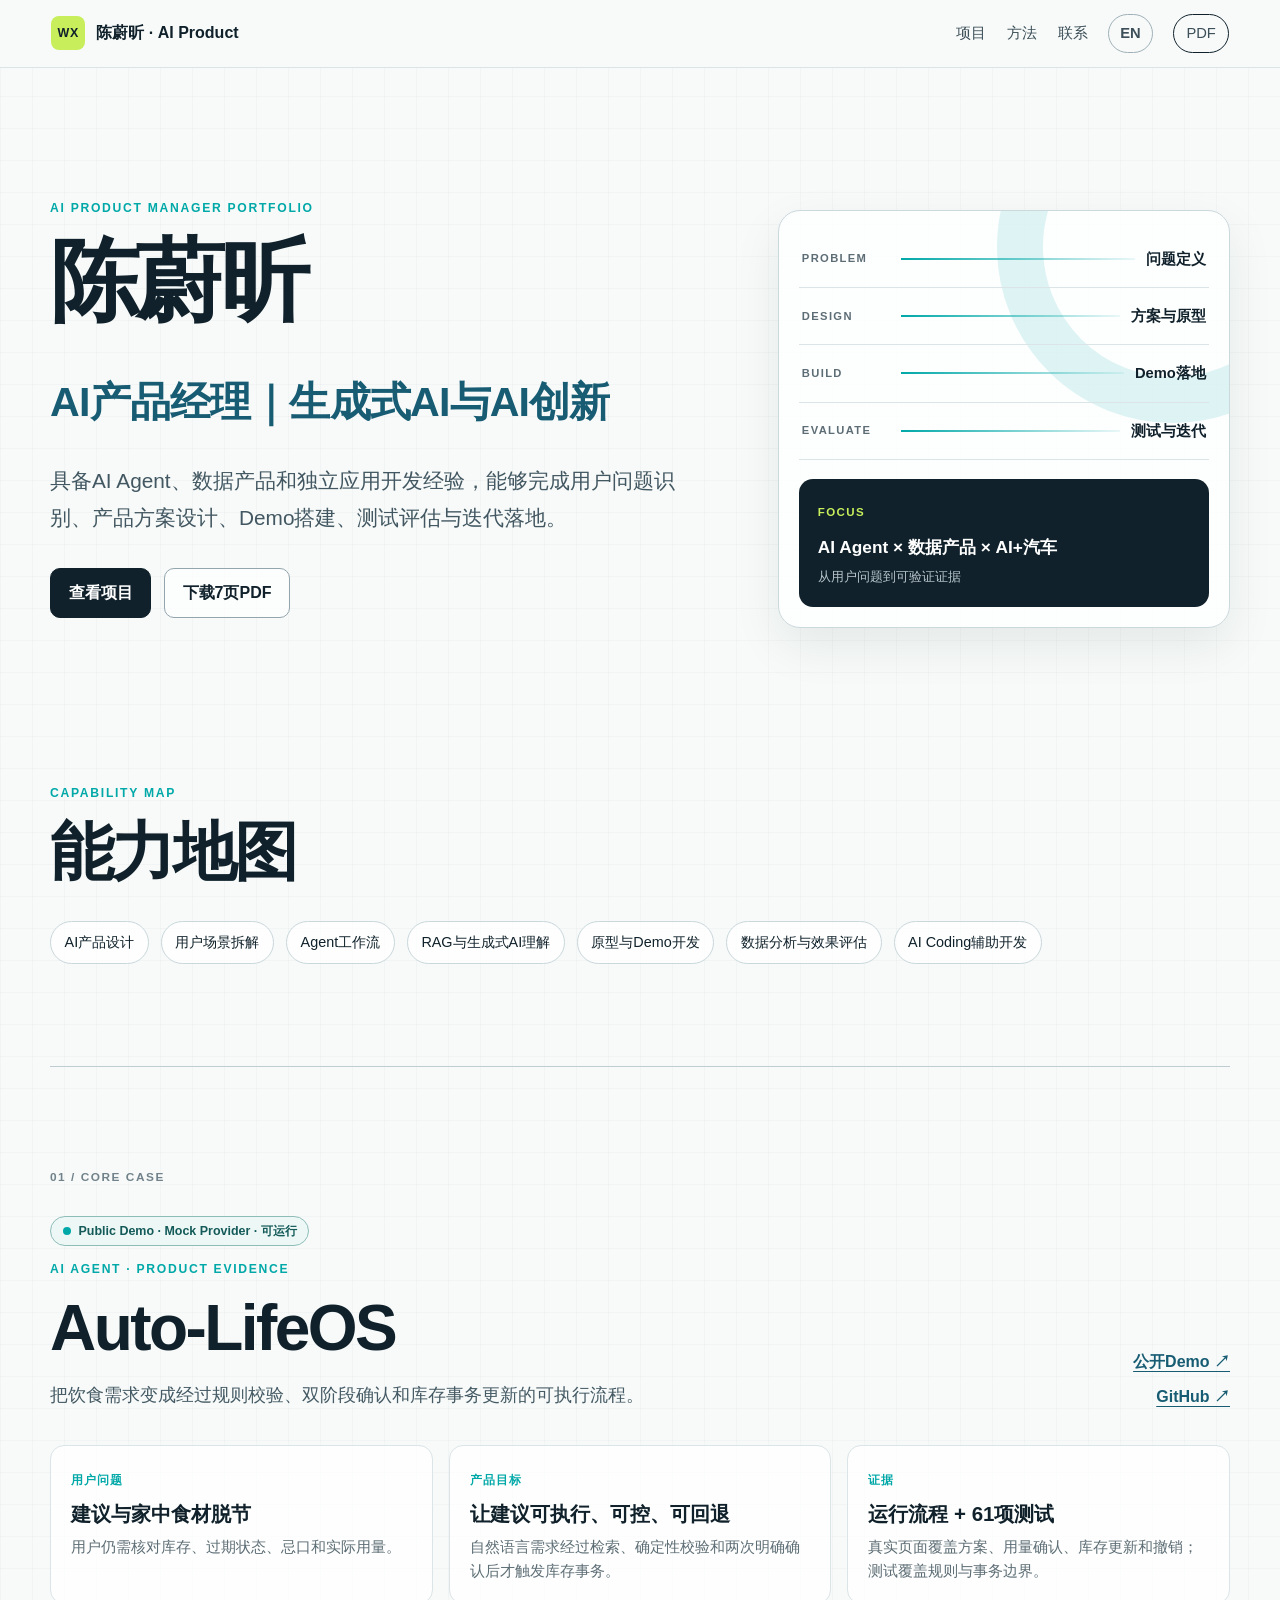
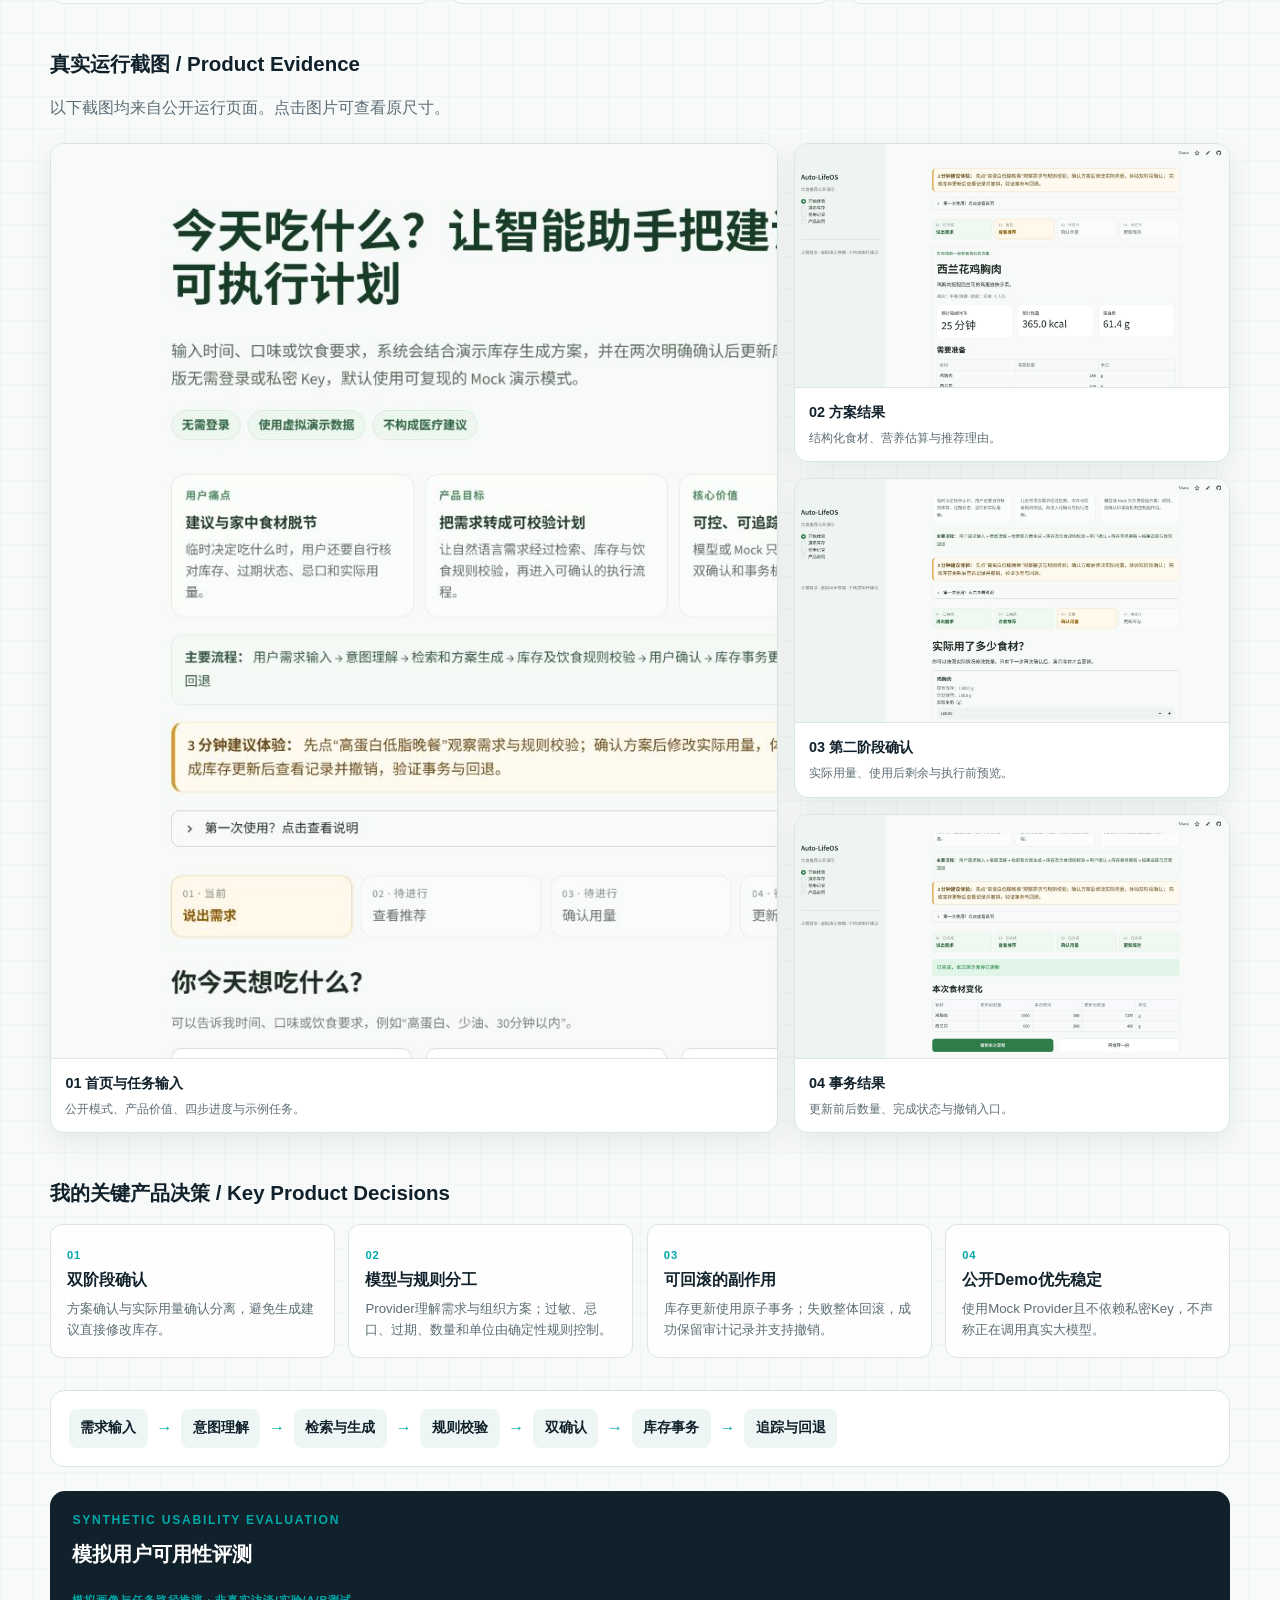
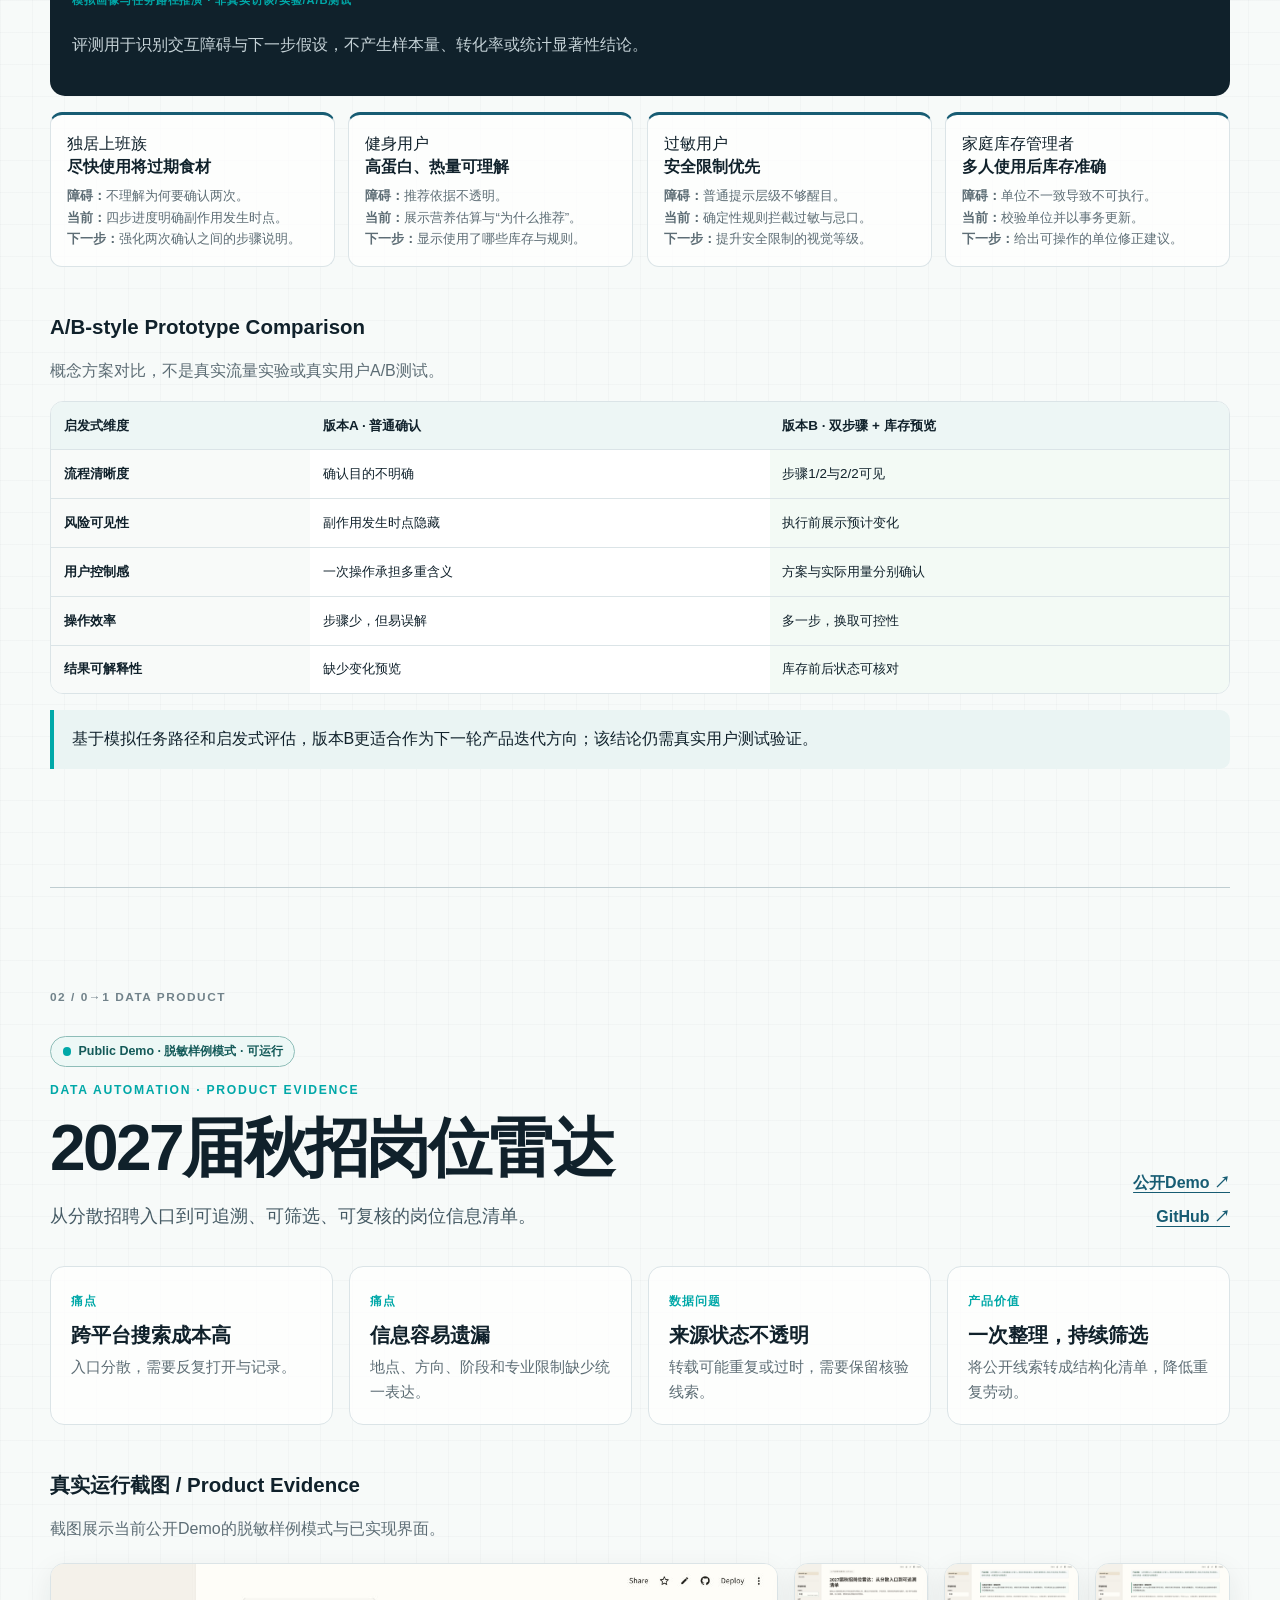
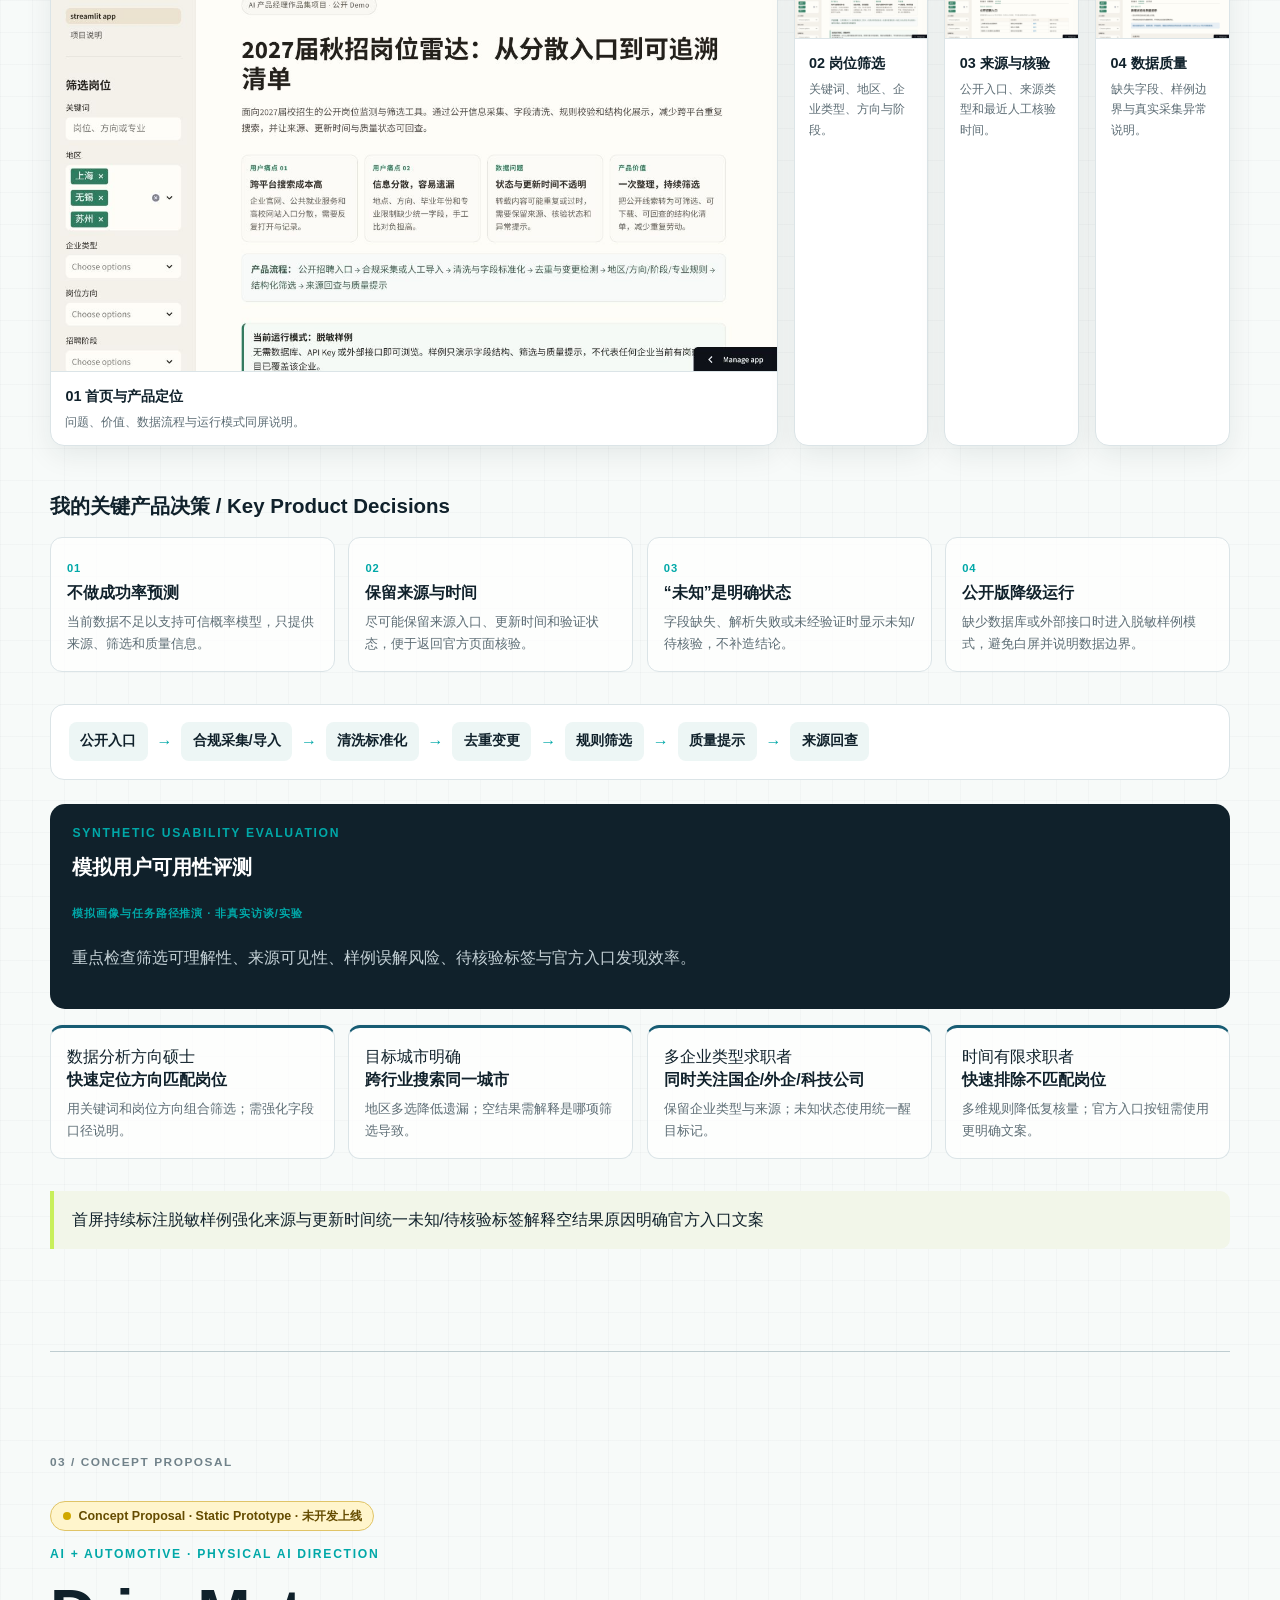
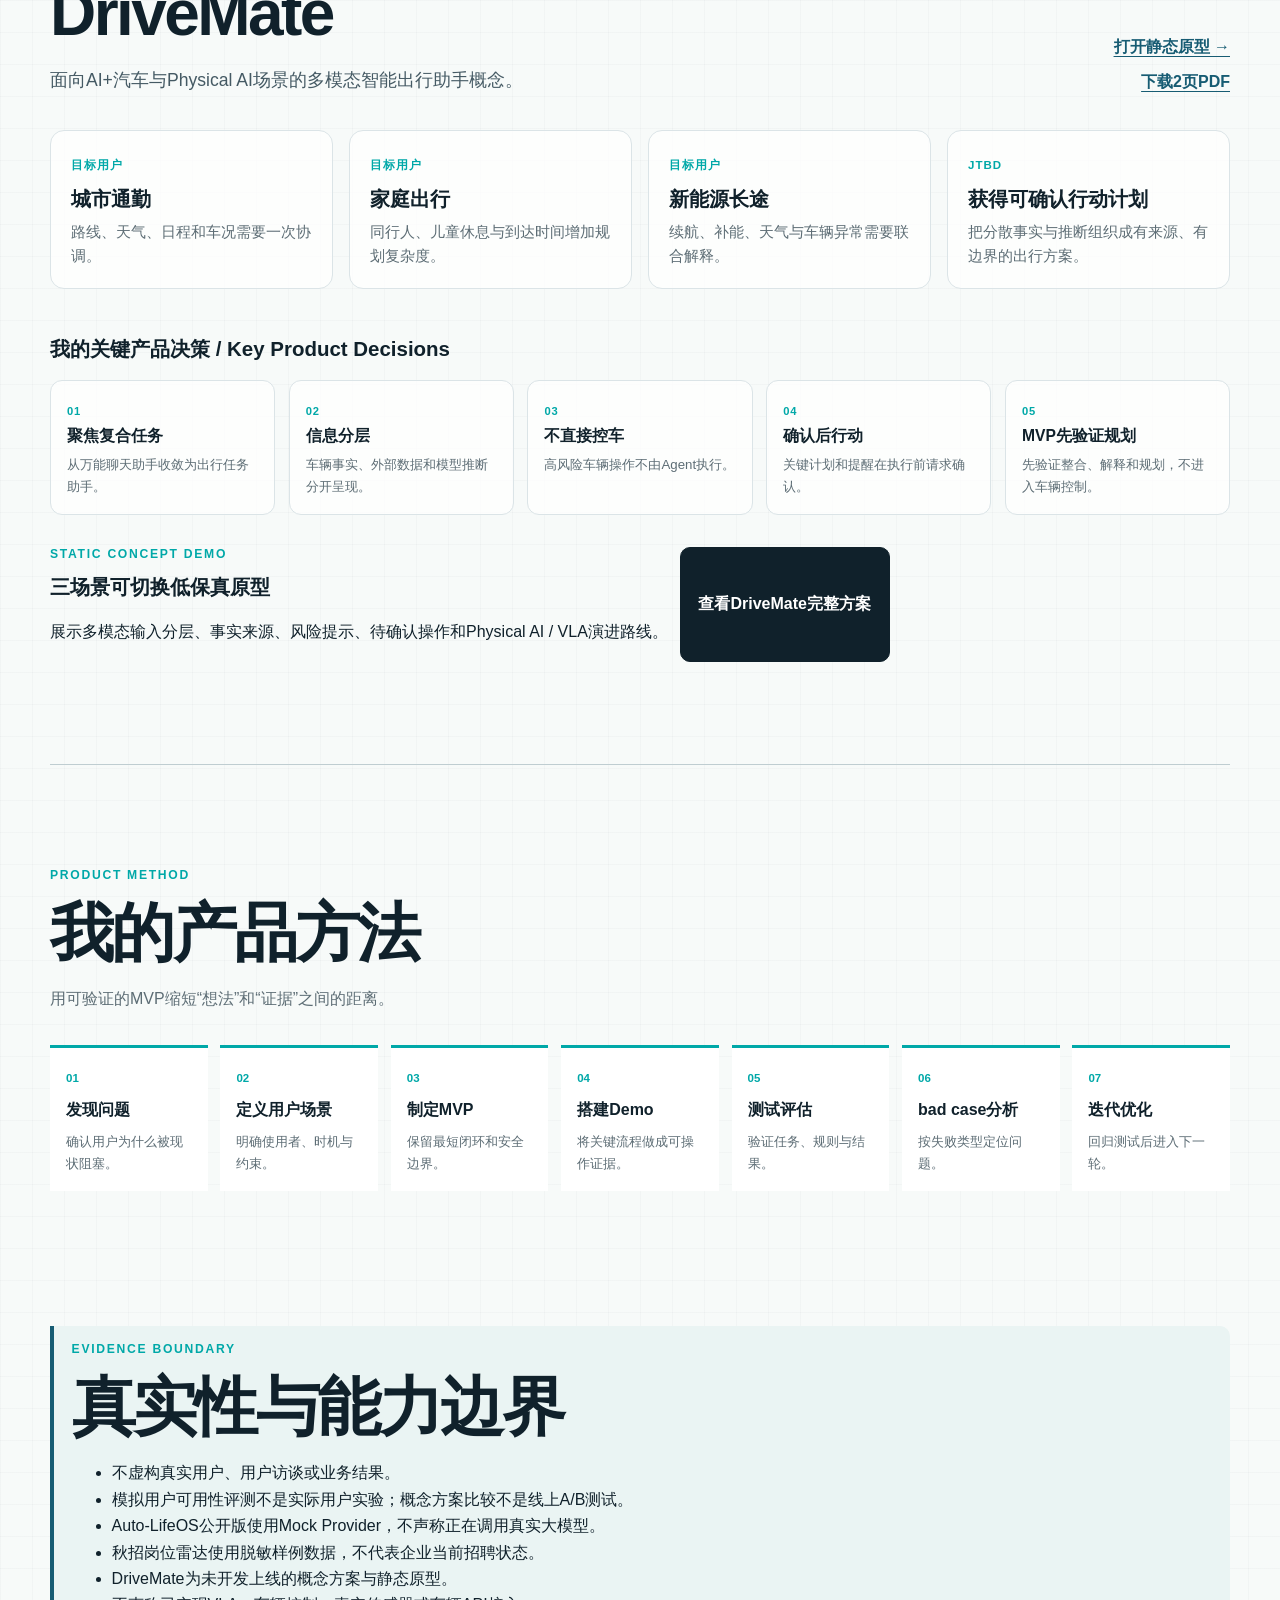
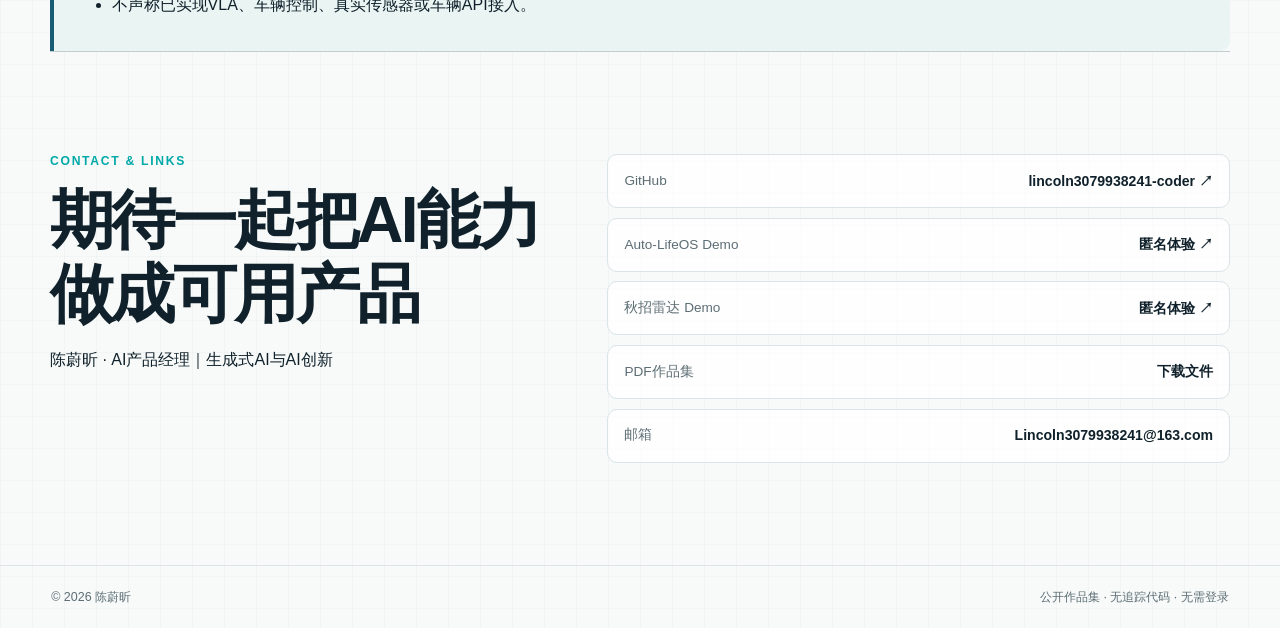
<file: index.html>
<!doctype html>
<html lang="zh-CN">
<head>
  <meta charset="utf-8">
  <meta name="viewport" content="width=device-width, initial-scale=1">
  <meta name="description" content="陈蔚昕的AI产品经理作品集：可运行AI Agent、数据产品与AI+汽车创新概念。">
  <title>陈蔚昕｜AI产品经理作品集</title>
  <link rel="canonical" href="https://lincoln3079938241-coder.github.io/weixin-ai-product-portfolio/">
  <link rel="alternate" hreflang="zh-CN" href="https://lincoln3079938241-coder.github.io/weixin-ai-product-portfolio/">
  <link rel="alternate" hreflang="en" href="https://lincoln3079938241-coder.github.io/weixin-ai-product-portfolio/en/">
  <link rel="alternate" hreflang="x-default" href="https://lincoln3079938241-coder.github.io/weixin-ai-product-portfolio/">
  <meta property="og:type" content="website">
  <meta property="og:title" content="陈蔚昕｜AI产品经理作品集">
  <meta property="og:description" content="可运行AI Agent、数据产品与AI+汽车创新概念作品集。">
  <meta property="og:url" content="https://lincoln3079938241-coder.github.io/weixin-ai-product-portfolio/">
  <meta property="og:locale" content="zh_CN">
  <meta property="og:locale:alternate" content="en_US">
  <link rel="stylesheet" href="styles.css">
</head>
<body>
  <a class="skip-link" href="#main">跳到主要内容</a>
  <header class="site-header">
    <a class="brand" href="#top" aria-label="返回首页">
      <span class="brand-mark">WX</span><span class="brand-label">陈蔚昕 · AI Product</span>
    </a>
    <nav aria-label="主要导航">
      <a href="#work">项目</a><a href="#method">方法</a><a href="#contact">联系</a>
      <a class="language-switch" href="en/" lang="en" hreflang="en" aria-label="Switch to English">EN</a>
      <a class="nav-cta" href="assets/Chen-Weixin-AI-Product-Portfolio.pdf">PDF</a>
    </nav>
  </header>

  <main id="main">
    <section class="hero section" id="top">
      <div class="hero-copy">
        <p class="eyebrow">AI PRODUCT MANAGER PORTFOLIO</p>
        <h1>陈蔚昕<br><span>AI产品经理｜生成式AI与AI创新</span></h1>
        <p class="lead">具备AI Agent、数据产品和独立应用开发经验，能够完成用户问题识别、产品方案设计、Demo搭建、测试评估与迭代落地。</p>
        <div class="hero-actions">
          <a class="button primary" href="#work">查看项目</a>
          <a class="button secondary" href="assets/Chen-Weixin-AI-Product-Portfolio.pdf">下载7页PDF</a>
        </div>
      </div>
      <div class="hero-panel" aria-label="能力概览">
        <div class="radar-line"><span>PROBLEM</span><i></i><b>问题定义</b></div>
        <div class="radar-line"><span>DESIGN</span><i></i><b>方案与原型</b></div>
        <div class="radar-line"><span>BUILD</span><i></i><b>Demo落地</b></div>
        <div class="radar-line"><span>EVALUATE</span><i></i><b>测试与迭代</b></div>
        <div class="signal-card"><span>FOCUS</span><strong>AI Agent × 数据产品 × AI+汽车</strong><small>从用户问题到可验证证据</small></div>
      </div>
    </section>

    <section class="section compact" aria-labelledby="capability-title">
      <div class="section-heading"><p class="eyebrow">CAPABILITY MAP</p><h2 id="capability-title">能力地图</h2></div>
      <div class="chip-grid">
        <span>AI产品设计</span><span>用户场景拆解</span><span>Agent工作流</span>
        <span>RAG与生成式AI理解</span><span>原型与Demo开发</span>
        <span>数据分析与效果评估</span><span>AI Coding辅助开发</span>
      </div>
    </section>

    <section class="section project" id="work" aria-labelledby="auto-title">
      <div class="project-index">01 / CORE CASE</div>
      <div class="status-tag live">Public Demo · Mock Provider · 可运行</div>
      <div class="project-header">
        <div>
          <p class="eyebrow">AI AGENT · PRODUCT EVIDENCE</p>
          <h2 id="auto-title">Auto-LifeOS</h2>
          <p class="project-tagline">把饮食需求变成经过规则校验、双阶段确认和库存事务更新的可执行流程。</p>
        </div>
        <div class="project-links">
          <a href="https://auto-lifeos-demo.streamlit.app/">公开Demo ↗</a>
          <a href="https://github.com/lincoln3079938241-coder/auto-lifeos-demo">GitHub ↗</a>
        </div>
      </div>

      <div class="problem-value-grid">
        <article><span>用户问题</span><h3>建议与家中食材脱节</h3><p>用户仍需核对库存、过期状态、忌口和实际用量。</p></article>
        <article><span>产品目标</span><h3>让建议可执行、可控、可回退</h3><p>自然语言需求经过检索、确定性校验和两次明确确认后才触发库存事务。</p></article>
        <article><span>证据</span><h3>运行流程 + 61项测试</h3><p>真实页面覆盖方案、用量确认、库存更新和撤销；测试覆盖规则与事务边界。</p></article>
      </div>

      <h3 class="subheading">真实运行截图 / Product Evidence</h3>
      <p class="section-intro">以下截图均来自公开运行页面。点击图片可查看原尺寸。</p>
      <div class="screenshot-gallery">
        <a class="gallery-feature" href="assets/screenshots/auto-01-home.jpg" aria-label="查看Auto-LifeOS首页大图">
          <figure><img src="assets/screenshots/auto-01-home.jpg" alt="Auto-LifeOS公开首页与任务输入界面" loading="lazy"><figcaption><b>01 首页与任务输入</b><span>公开模式、产品价值、四步进度与示例任务。</span></figcaption></figure>
        </a>
        <div class="gallery-grid">
          <a href="assets/screenshots/auto-02-result.jpg" aria-label="查看饮食方案结果大图"><figure><img src="assets/screenshots/auto-02-result.jpg" alt="Auto-LifeOS生成西兰花鸡胸肉方案后的结果页面" loading="lazy"><figcaption><b>02 方案结果</b><span>结构化食材、营养估算与推荐理由。</span></figcaption></figure></a>
          <a href="assets/screenshots/auto-03-confirm.jpg" aria-label="查看用量确认大图"><figure><img src="assets/screenshots/auto-03-confirm.jpg" alt="Auto-LifeOS实际用量与库存变化确认页面" loading="lazy"><figcaption><b>03 第二阶段确认</b><span>实际用量、使用后剩余与执行前预览。</span></figcaption></figure></a>
          <a href="assets/screenshots/auto-04-update.jpg" aria-label="查看库存更新大图"><figure><img src="assets/screenshots/auto-04-update.jpg" alt="Auto-LifeOS库存事务更新结果与撤销操作" loading="lazy"><figcaption><b>04 事务结果</b><span>更新前后数量、完成状态与撤销入口。</span></figcaption></figure></a>
        </div>
      </div>

      <h3 class="subheading">我的关键产品决策 / Key Product Decisions</h3>
      <div class="decision-grid">
        <article><span>01</span><h4>双阶段确认</h4><p>方案确认与实际用量确认分离，避免生成建议直接修改库存。</p></article>
        <article><span>02</span><h4>模型与规则分工</h4><p>Provider理解需求与组织方案；过敏、忌口、过期、数量和单位由确定性规则控制。</p></article>
        <article><span>03</span><h4>可回滚的副作用</h4><p>库存更新使用原子事务；失败整体回滚，成功保留审计记录并支持撤销。</p></article>
        <article><span>04</span><h4>公开Demo优先稳定</h4><p>使用Mock Provider且不依赖私密Key，不声称正在调用真实大模型。</p></article>
      </div>

      <div class="flow" aria-label="Auto-LifeOS用户流程">
        <span>需求输入</span><i>→</i><span>意图理解</span><i>→</i><span>检索与生成</span><i>→</i>
        <span>规则校验</span><i>→</i><span>双确认</span><i>→</i><span>库存事务</span><i>→</i><span>追踪与回退</span>
      </div>

      <div class="evaluation-panel">
        <div>
          <p class="eyebrow">SYNTHETIC USABILITY EVALUATION</p>
          <h3>模拟用户可用性评测</h3>
          <span class="evidence-label">模拟画像与任务路径推演 · 非真实访谈/实验/A/B测试</span>
        </div>
        <p>评测用于识别交互障碍与下一步假设，不产生样本量、转化率或统计显著性结论。</p>
      </div>
      <div class="persona-grid">
        <article><span>独居上班族</span><h4>尽快使用将过期食材</h4><p><b>障碍：</b>不理解为何要确认两次。</p><p><b>当前：</b>四步进度明确副作用发生时点。</p><p><b>下一步：</b>强化两次确认之间的步骤说明。</p></article>
        <article><span>健身用户</span><h4>高蛋白、热量可理解</h4><p><b>障碍：</b>推荐依据不透明。</p><p><b>当前：</b>展示营养估算与“为什么推荐”。</p><p><b>下一步：</b>显示使用了哪些库存与规则。</p></article>
        <article><span>过敏用户</span><h4>安全限制优先</h4><p><b>障碍：</b>普通提示层级不够醒目。</p><p><b>当前：</b>确定性规则拦截过敏与忌口。</p><p><b>下一步：</b>提升安全限制的视觉等级。</p></article>
        <article><span>家庭库存管理者</span><h4>多人使用后库存准确</h4><p><b>障碍：</b>单位不一致导致不可执行。</p><p><b>当前：</b>校验单位并以事务更新。</p><p><b>下一步：</b>给出可操作的单位修正建议。</p></article>
      </div>

      <h3 class="subheading">A/B-style Prototype Comparison</h3>
      <p class="section-intro">概念方案对比，不是真实流量实验或真实用户A/B测试。</p>
      <div class="comparison-table">
        <table aria-label="确认流程概念方案比较">
          <thead>
            <tr>
              <th scope="col">启发式维度</th>
              <th scope="col">版本A · 普通确认</th>
              <th scope="col">版本B · 双步骤 + 库存预览</th>
            </tr>
          </thead>
          <tbody>
            <tr>
              <th scope="row">流程清晰度</th>
              <td>确认目的不明确</td>
              <td>步骤1/2与2/2可见</td>
            </tr>
            <tr>
              <th scope="row">风险可见性</th>
              <td>副作用发生时点隐藏</td>
              <td>执行前展示预计变化</td>
            </tr>
            <tr>
              <th scope="row">用户控制感</th>
              <td>一次操作承担多重含义</td>
              <td>方案与实际用量分别确认</td>
            </tr>
            <tr>
              <th scope="row">操作效率</th>
              <td>步骤少，但易误解</td>
              <td>多一步，换取可控性</td>
            </tr>
            <tr>
              <th scope="row">结果可解释性</th>
              <td>缺少变化预览</td>
              <td>库存前后状态可核对</td>
            </tr>
          </tbody>
        </table>
      </div>
      <p class="conclusion-note">基于模拟任务路径和启发式评估，版本B更适合作为下一轮产品迭代方向；该结论仍需真实用户测试验证。</p>
    </section>

    <section class="section project radar-project" aria-labelledby="radar-title">
      <div class="project-index">02 / 0→1 DATA PRODUCT</div>
      <div class="status-tag live">Public Demo · 脱敏样例模式 · 可运行</div>
      <div class="project-header">
        <div>
          <p class="eyebrow">DATA AUTOMATION · PRODUCT EVIDENCE</p>
          <h2 id="radar-title">2027届秋招岗位雷达</h2>
          <p class="project-tagline">从分散招聘入口到可追溯、可筛选、可复核的岗位信息清单。</p>
        </div>
        <div class="project-links">
          <a href="https://shanghai-2027-job-radar-demo.streamlit.app/">公开Demo ↗</a>
          <a href="https://github.com/lincoln3079938241-coder/shanghai-2027-job-radar-demo">GitHub ↗</a>
        </div>
      </div>

      <div class="problem-value-grid four">
        <article><span>痛点</span><h3>跨平台搜索成本高</h3><p>入口分散，需要反复打开与记录。</p></article>
        <article><span>痛点</span><h3>信息容易遗漏</h3><p>地点、方向、阶段和专业限制缺少统一表达。</p></article>
        <article><span>数据问题</span><h3>来源状态不透明</h3><p>转载可能重复或过时，需要保留核验线索。</p></article>
        <article><span>产品价值</span><h3>一次整理，持续筛选</h3><p>将公开线索转成结构化清单，降低重复劳动。</p></article>
      </div>

      <h3 class="subheading">真实运行截图 / Product Evidence</h3>
      <p class="section-intro">截图展示当前公开Demo的脱敏样例模式与已实现界面。</p>
      <div class="screenshot-gallery">
        <a class="gallery-feature" href="assets/screenshots/radar-01-home.jpg" aria-label="查看秋招雷达首页大图"><figure><img src="assets/screenshots/radar-01-home.jpg" alt="秋招岗位雷达首页、产品定位和脱敏样例提示" loading="lazy"><figcaption><b>01 首页与产品定位</b><span>问题、价值、数据流程与运行模式同屏说明。</span></figcaption></figure></a>
        <div class="gallery-grid three">
          <a href="assets/screenshots/radar-02-filter.jpg" aria-label="查看岗位筛选大图"><figure><img src="assets/screenshots/radar-02-filter.jpg" alt="秋招岗位雷达关键词、地区和多维筛选界面" loading="lazy"><figcaption><b>02 岗位筛选</b><span>关键词、地区、企业类型、方向与阶段。</span></figcaption></figure></a>
          <a href="assets/screenshots/radar-03-sources.jpg" aria-label="查看来源核验大图"><figure><img src="assets/screenshots/radar-03-sources.jpg" alt="秋招岗位雷达公开来源、入口与最近人工核验时间" loading="lazy"><figcaption><b>03 来源与核验</b><span>公开入口、来源类型和最近人工核验时间。</span></figcaption></figure></a>
          <a href="assets/screenshots/radar-04-quality.jpg" aria-label="查看数据质量大图"><figure><img src="assets/screenshots/radar-04-quality.jpg" alt="秋招岗位雷达异常状态与数据质量提示页面" loading="lazy"><figcaption><b>04 数据质量</b><span>缺失字段、样例边界与真实采集异常说明。</span></figcaption></figure></a>
        </div>
      </div>

      <h3 class="subheading">我的关键产品决策 / Key Product Decisions</h3>
      <div class="decision-grid">
        <article><span>01</span><h4>不做成功率预测</h4><p>当前数据不足以支持可信概率模型，只提供来源、筛选和质量信息。</p></article>
        <article><span>02</span><h4>保留来源与时间</h4><p>尽可能保留来源入口、更新时间和验证状态，便于返回官方页面核验。</p></article>
        <article><span>03</span><h4>“未知”是明确状态</h4><p>字段缺失、解析失败或未经验证时显示未知/待核验，不补造结论。</p></article>
        <article><span>04</span><h4>公开版降级运行</h4><p>缺少数据库或外部接口时进入脱敏样例模式，避免白屏并说明数据边界。</p></article>
      </div>
      <div class="flow data-flow" aria-label="秋招岗位雷达数据流程">
        <span>公开入口</span><i>→</i><span>合规采集/导入</span><i>→</i><span>清洗标准化</span><i>→</i>
        <span>去重变更</span><i>→</i><span>规则筛选</span><i>→</i><span>质量提示</span><i>→</i><span>来源回查</span>
      </div>

      <div class="evaluation-panel">
        <div><p class="eyebrow">SYNTHETIC USABILITY EVALUATION</p><h3>模拟用户可用性评测</h3><span class="evidence-label">模拟画像与任务路径推演 · 非真实访谈/实验</span></div>
        <p>重点检查筛选可理解性、来源可见性、样例误解风险、待核验标签与官方入口发现效率。</p>
      </div>
      <div class="persona-grid">
        <article><span>数据分析方向硕士</span><h4>快速定位方向匹配岗位</h4><p>用关键词和岗位方向组合筛选；需强化字段口径说明。</p></article>
        <article><span>目标城市明确</span><h4>跨行业搜索同一城市</h4><p>地区多选降低遗漏；空结果需解释是哪项筛选导致。</p></article>
        <article><span>多企业类型求职者</span><h4>同时关注国企/外企/科技公司</h4><p>保留企业类型与来源；未知状态使用统一醒目标记。</p></article>
        <article><span>时间有限求职者</span><h4>快速排除不匹配岗位</h4><p>多维规则降低复核量；官方入口按钮需使用更明确文案。</p></article>
      </div>
      <div class="improvement-strip">
        <span>首屏持续标注脱敏样例</span><span>强化来源与更新时间</span><span>统一未知/待核验标签</span><span>解释空结果原因</span><span>明确官方入口文案</span>
      </div>
    </section>

    <section class="section project concept" aria-labelledby="drive-title">
      <div class="project-index">03 / CONCEPT PROPOSAL</div>
      <div class="status-tag concept-tag">Concept Proposal · Static Prototype · 未开发上线</div>
      <div class="project-header">
        <div>
          <p class="eyebrow">AI + AUTOMOTIVE · PHYSICAL AI DIRECTION</p>
          <h2 id="drive-title">DriveMate</h2>
          <p class="project-tagline">面向AI+汽车与Physical AI场景的多模态智能出行助手概念。</p>
        </div>
        <div class="project-links">
          <a href="drivemate.html">打开静态原型 →</a>
          <a href="assets/DriveMate-Concept-Proposal.pdf">下载2页PDF</a>
        </div>
      </div>
      <div class="problem-value-grid four">
        <article><span>目标用户</span><h3>城市通勤</h3><p>路线、天气、日程和车况需要一次协调。</p></article>
        <article><span>目标用户</span><h3>家庭出行</h3><p>同行人、儿童休息与到达时间增加规划复杂度。</p></article>
        <article><span>目标用户</span><h3>新能源长途</h3><p>续航、补能、天气与车辆异常需要联合解释。</p></article>
        <article><span>JTBD</span><h3>获得可确认行动计划</h3><p>把分散事实与推断组织成有来源、有边界的出行方案。</p></article>
      </div>
      <h3 class="subheading">我的关键产品决策 / Key Product Decisions</h3>
      <div class="decision-grid five">
        <article><span>01</span><h4>聚焦复合任务</h4><p>从万能聊天助手收敛为出行任务助手。</p></article>
        <article><span>02</span><h4>信息分层</h4><p>车辆事实、外部数据和模型推断分开呈现。</p></article>
        <article><span>03</span><h4>不直接控车</h4><p>高风险车辆操作不由Agent执行。</p></article>
        <article><span>04</span><h4>确认后行动</h4><p>关键计划和提醒在执行前请求确认。</p></article>
        <article><span>05</span><h4>MVP先验证规划</h4><p>先验证整合、解释和规划，不进入车辆控制。</p></article>
      </div>
      <div class="concept-cta">
        <div><p class="eyebrow">STATIC CONCEPT DEMO</p><h3>三场景可切换低保真原型</h3><p>展示多模态输入分层、事实来源、风险提示、待确认操作和Physical AI / VLA演进路线。</p></div>
        <a class="button primary" href="drivemate.html">查看DriveMate完整方案</a>
      </div>
    </section>

    <section class="section method" id="method" aria-labelledby="method-title">
      <div class="section-heading"><p class="eyebrow">PRODUCT METHOD</p><h2 id="method-title">我的产品方法</h2><p>用可验证的MVP缩短“想法”和“证据”之间的距离。</p></div>
      <div class="method-flow">
        <div><span>01</span><b>发现问题</b><p>确认用户为什么被现状阻塞。</p></div>
        <div><span>02</span><b>定义用户场景</b><p>明确使用者、时机与约束。</p></div>
        <div><span>03</span><b>制定MVP</b><p>保留最短闭环和安全边界。</p></div>
        <div><span>04</span><b>搭建Demo</b><p>将关键流程做成可操作证据。</p></div>
        <div><span>05</span><b>测试评估</b><p>验证任务、规则与结果。</p></div>
        <div><span>06</span><b>bad case分析</b><p>按失败类型定位问题。</p></div>
        <div><span>07</span><b>迭代优化</b><p>回归测试后进入下一轮。</p></div>
      </div>
    </section>

    <section class="section truth-boundary" aria-labelledby="truth-title">
      <div><p class="eyebrow">EVIDENCE BOUNDARY</p><h2 id="truth-title">真实性与能力边界</h2></div>
      <ul>
        <li>不虚构真实用户、用户访谈或业务结果。</li>
        <li>模拟用户可用性评测不是实际用户实验；概念方案比较不是线上A/B测试。</li>
        <li>Auto-LifeOS公开版使用Mock Provider，不声称正在调用真实大模型。</li>
        <li>秋招岗位雷达使用脱敏样例数据，不代表企业当前招聘状态。</li>
        <li>DriveMate为未开发上线的概念方案与静态原型。</li>
        <li>不声称已实现VLA、车辆控制、真实传感器或车辆API接入。</li>
      </ul>
    </section>

    <section class="section contact" id="contact" aria-labelledby="contact-title">
      <div><p class="eyebrow">CONTACT & LINKS</p><h2 id="contact-title">期待一起把AI能力做成可用产品</h2><p>陈蔚昕 · AI产品经理｜生成式AI与AI创新</p></div>
      <div class="contact-links">
        <a href="https://github.com/lincoln3079938241-coder"><span>GitHub</span><b>lincoln3079938241-coder ↗</b></a>
        <a href="https://auto-lifeos-demo.streamlit.app/"><span>Auto-LifeOS Demo</span><b>匿名体验 ↗</b></a>
        <a href="https://shanghai-2027-job-radar-demo.streamlit.app/"><span>秋招雷达 Demo</span><b>匿名体验 ↗</b></a>
        <a href="assets/Chen-Weixin-AI-Product-Portfolio.pdf"><span>PDF作品集</span><b>下载文件</b></a>
        <a href="mailto:Lincoln3079938241@163.com"><span>邮箱</span><b>Lincoln3079938241@163.com</b></a>
      </div>
    </section>
  </main>

  <footer><span>© 2026 陈蔚昕</span><span>公开作品集 · 无追踪代码 · 无需登录</span></footer>
</body>
</html>
</file>
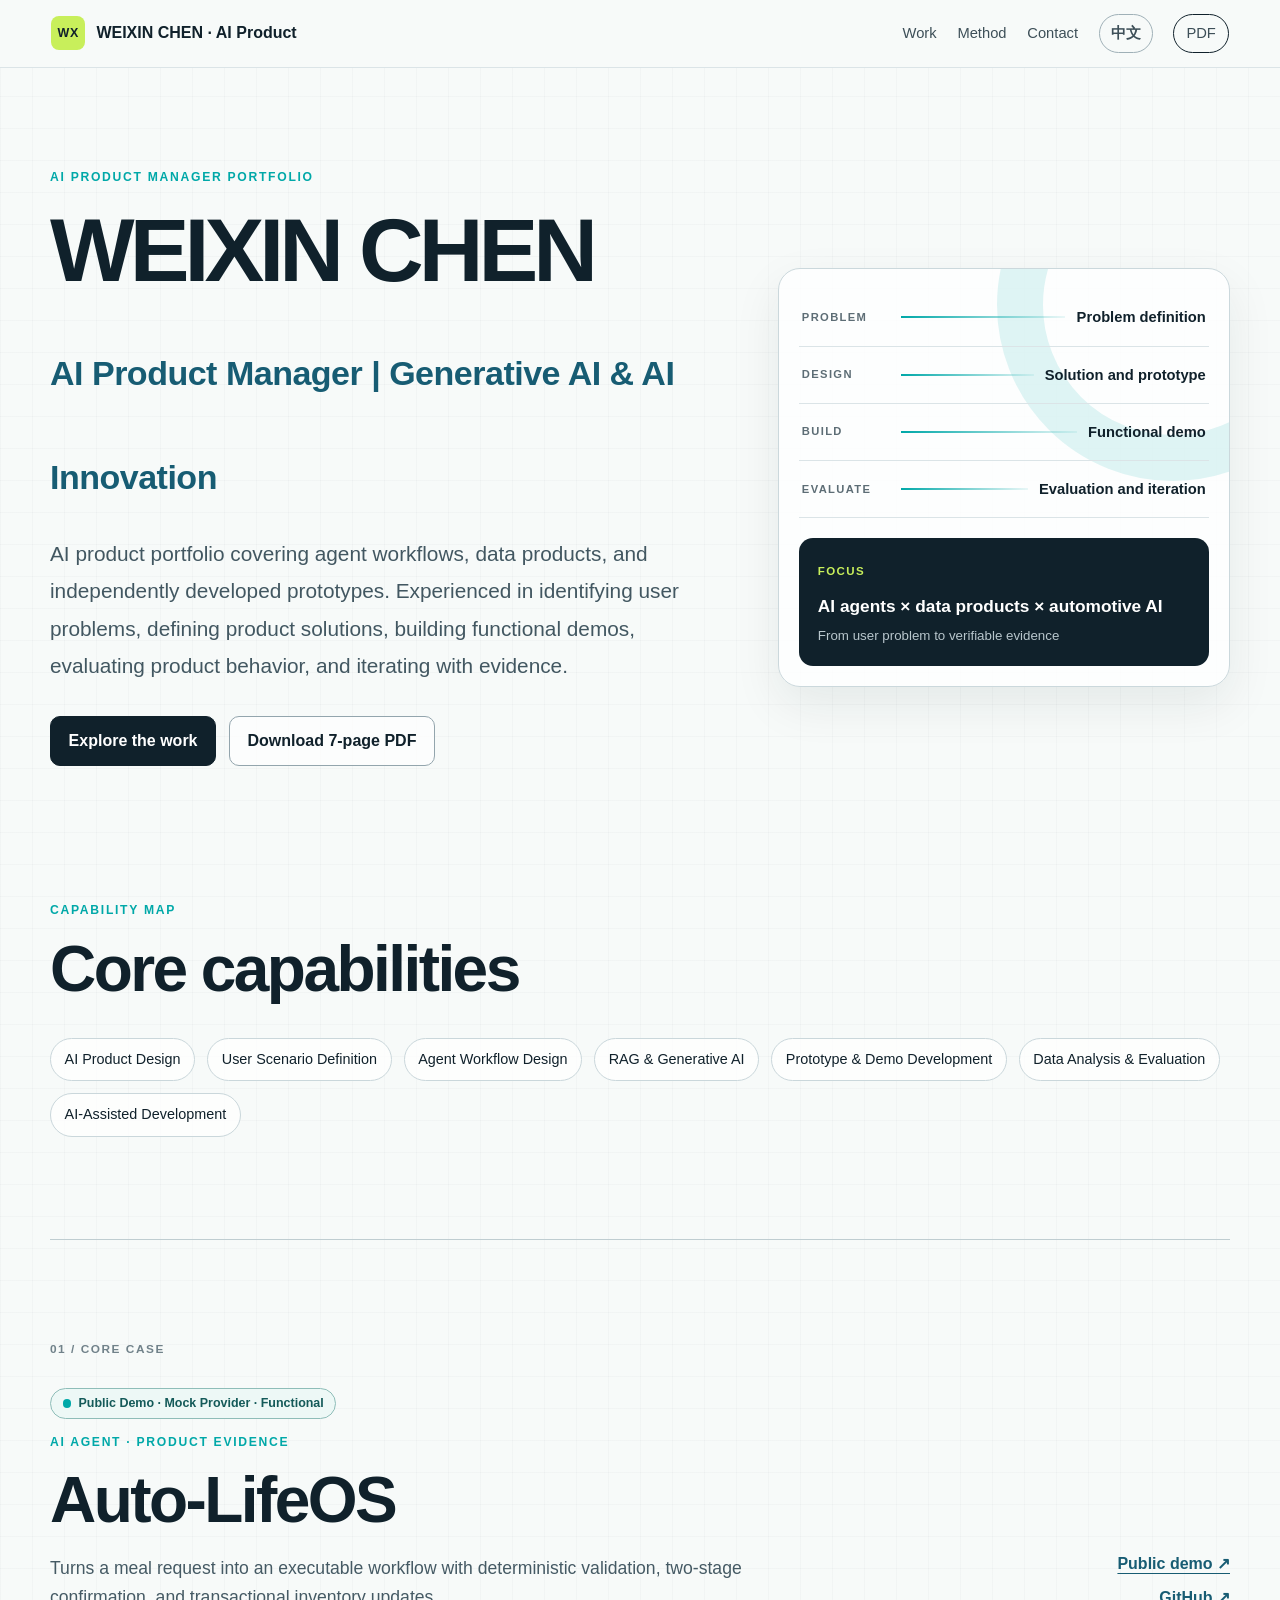
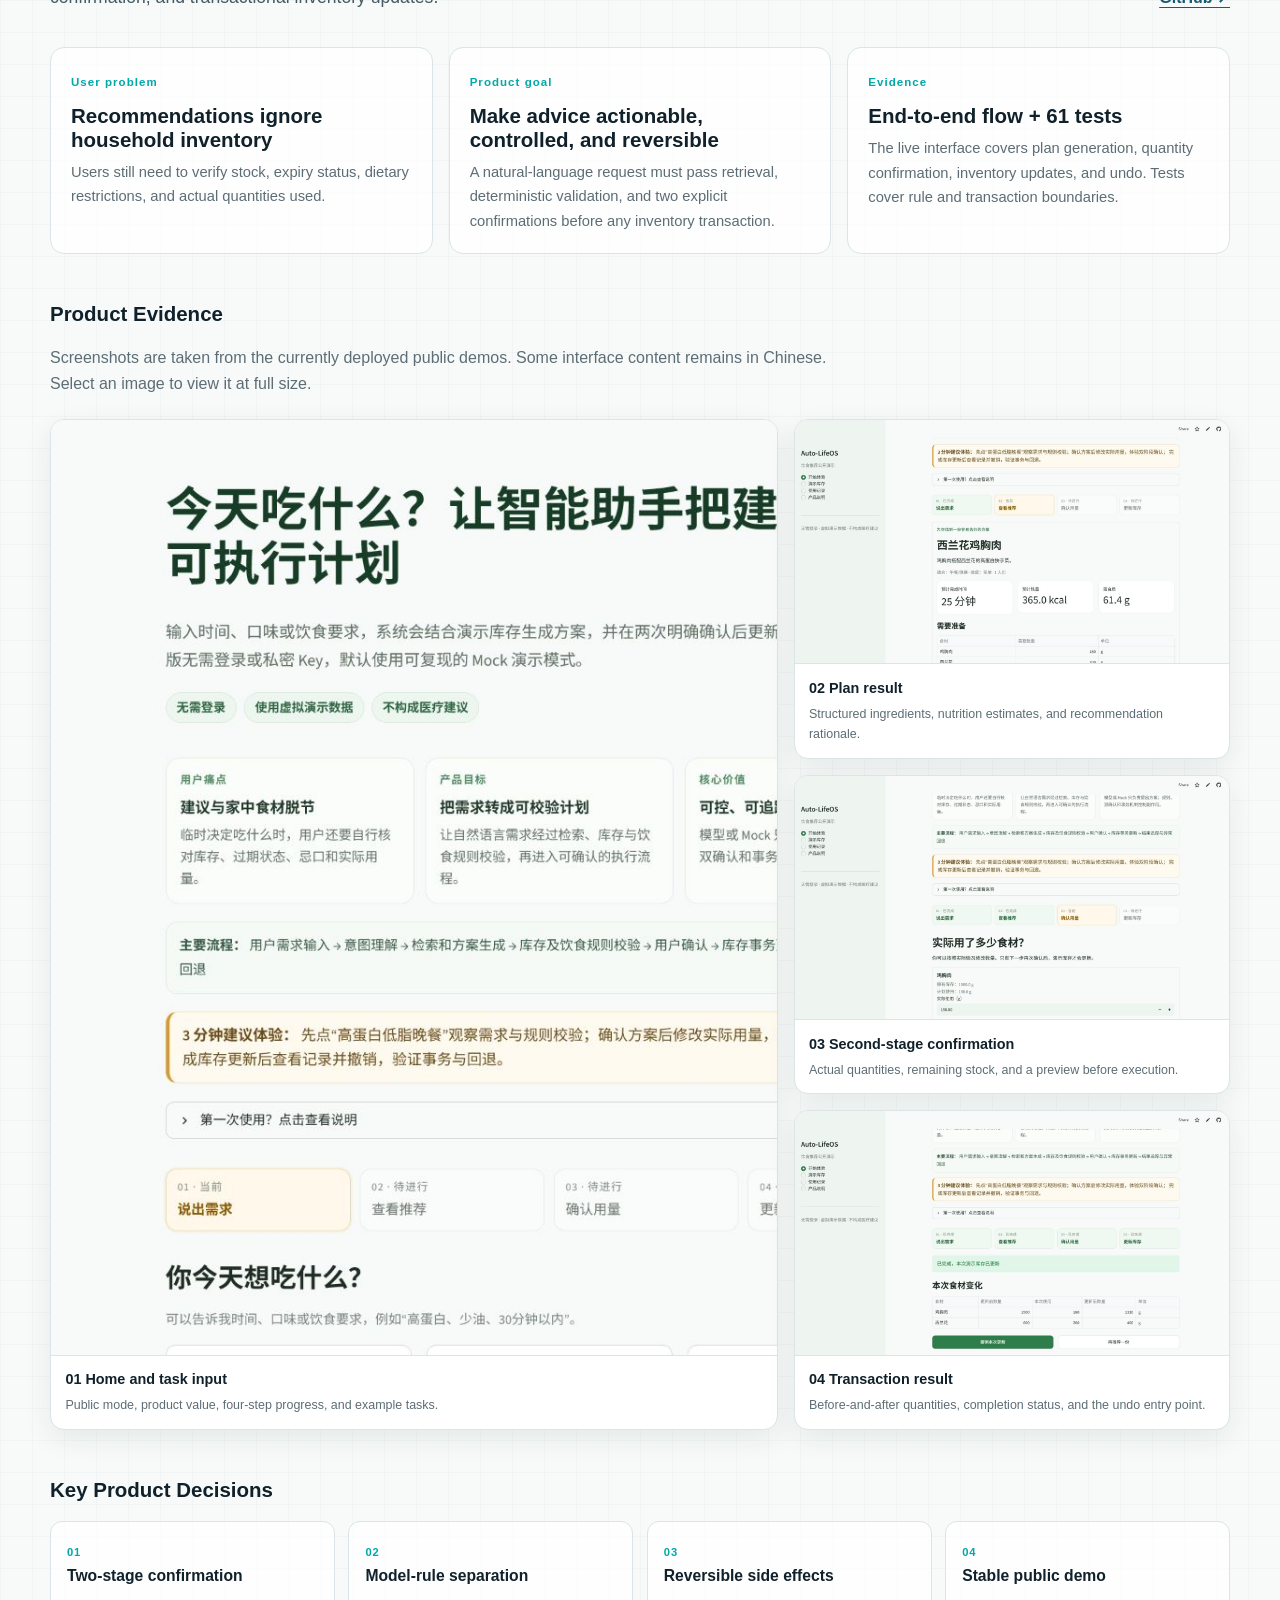
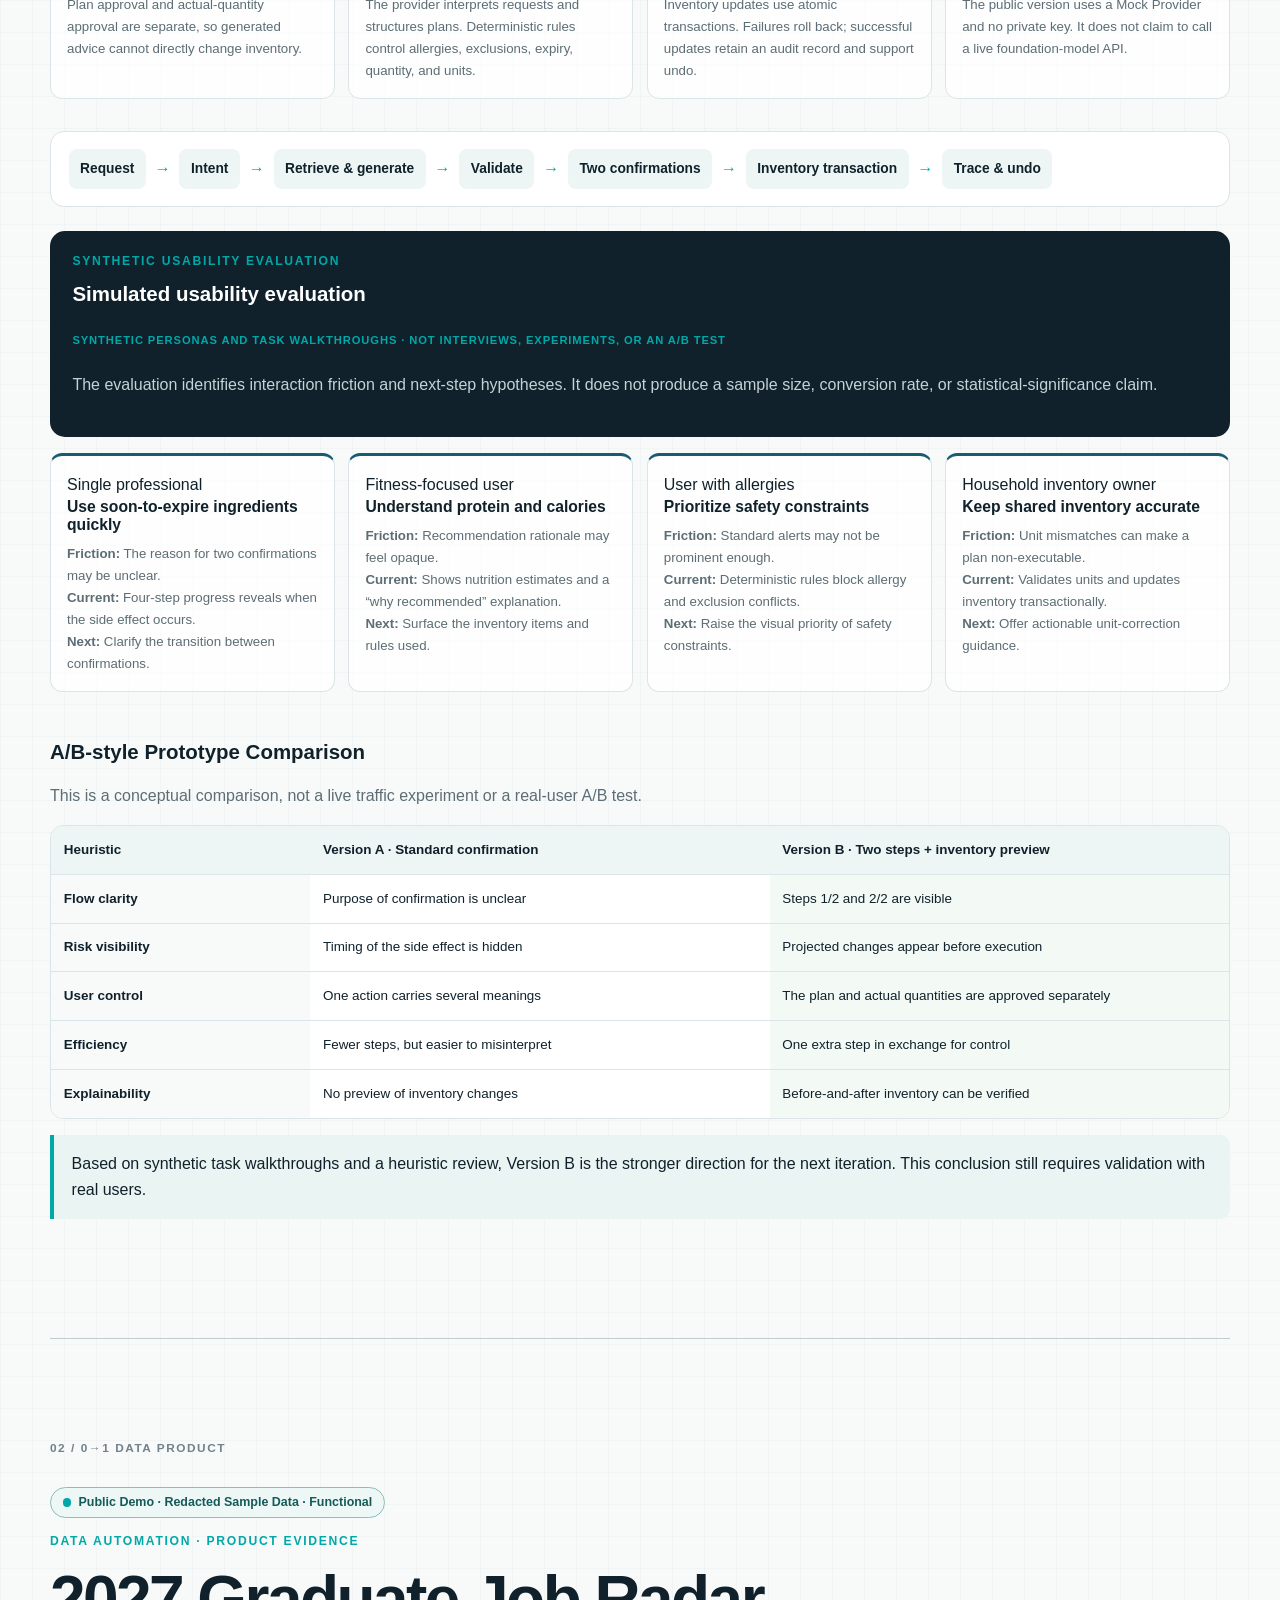
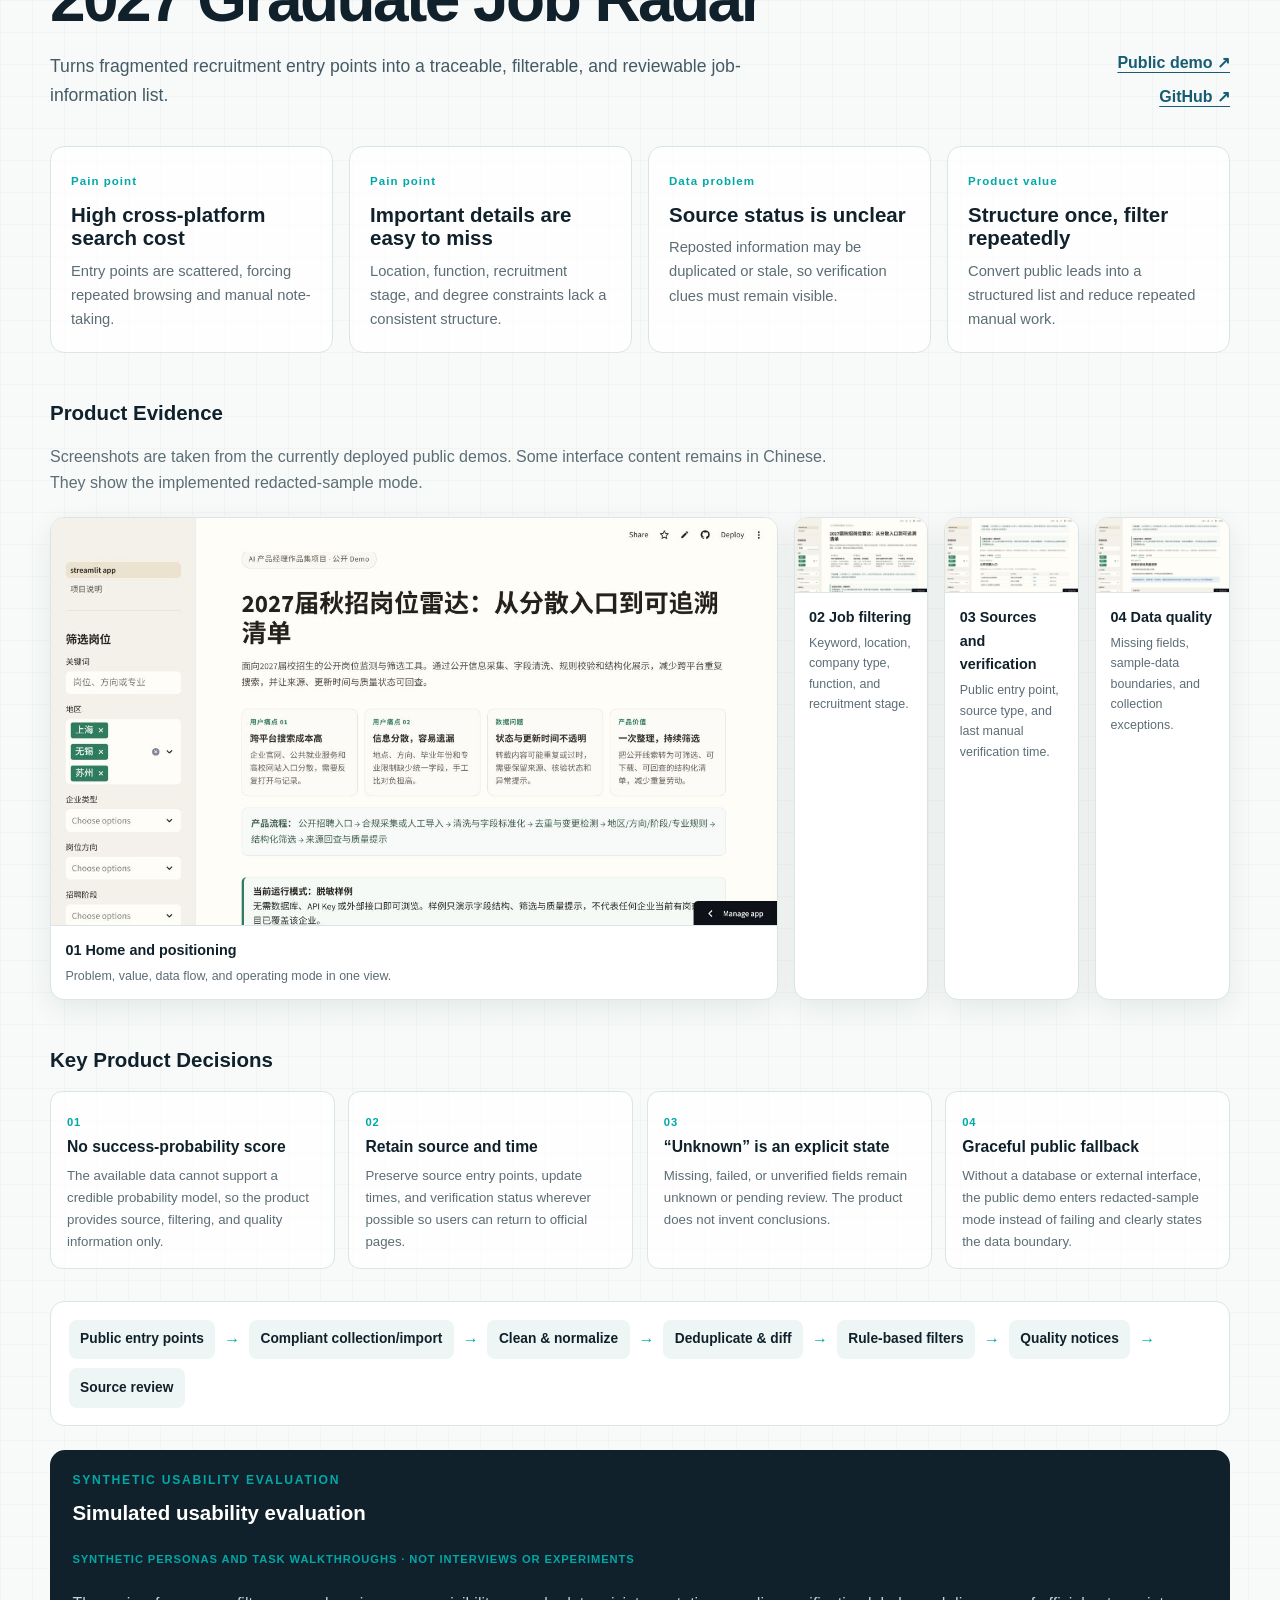
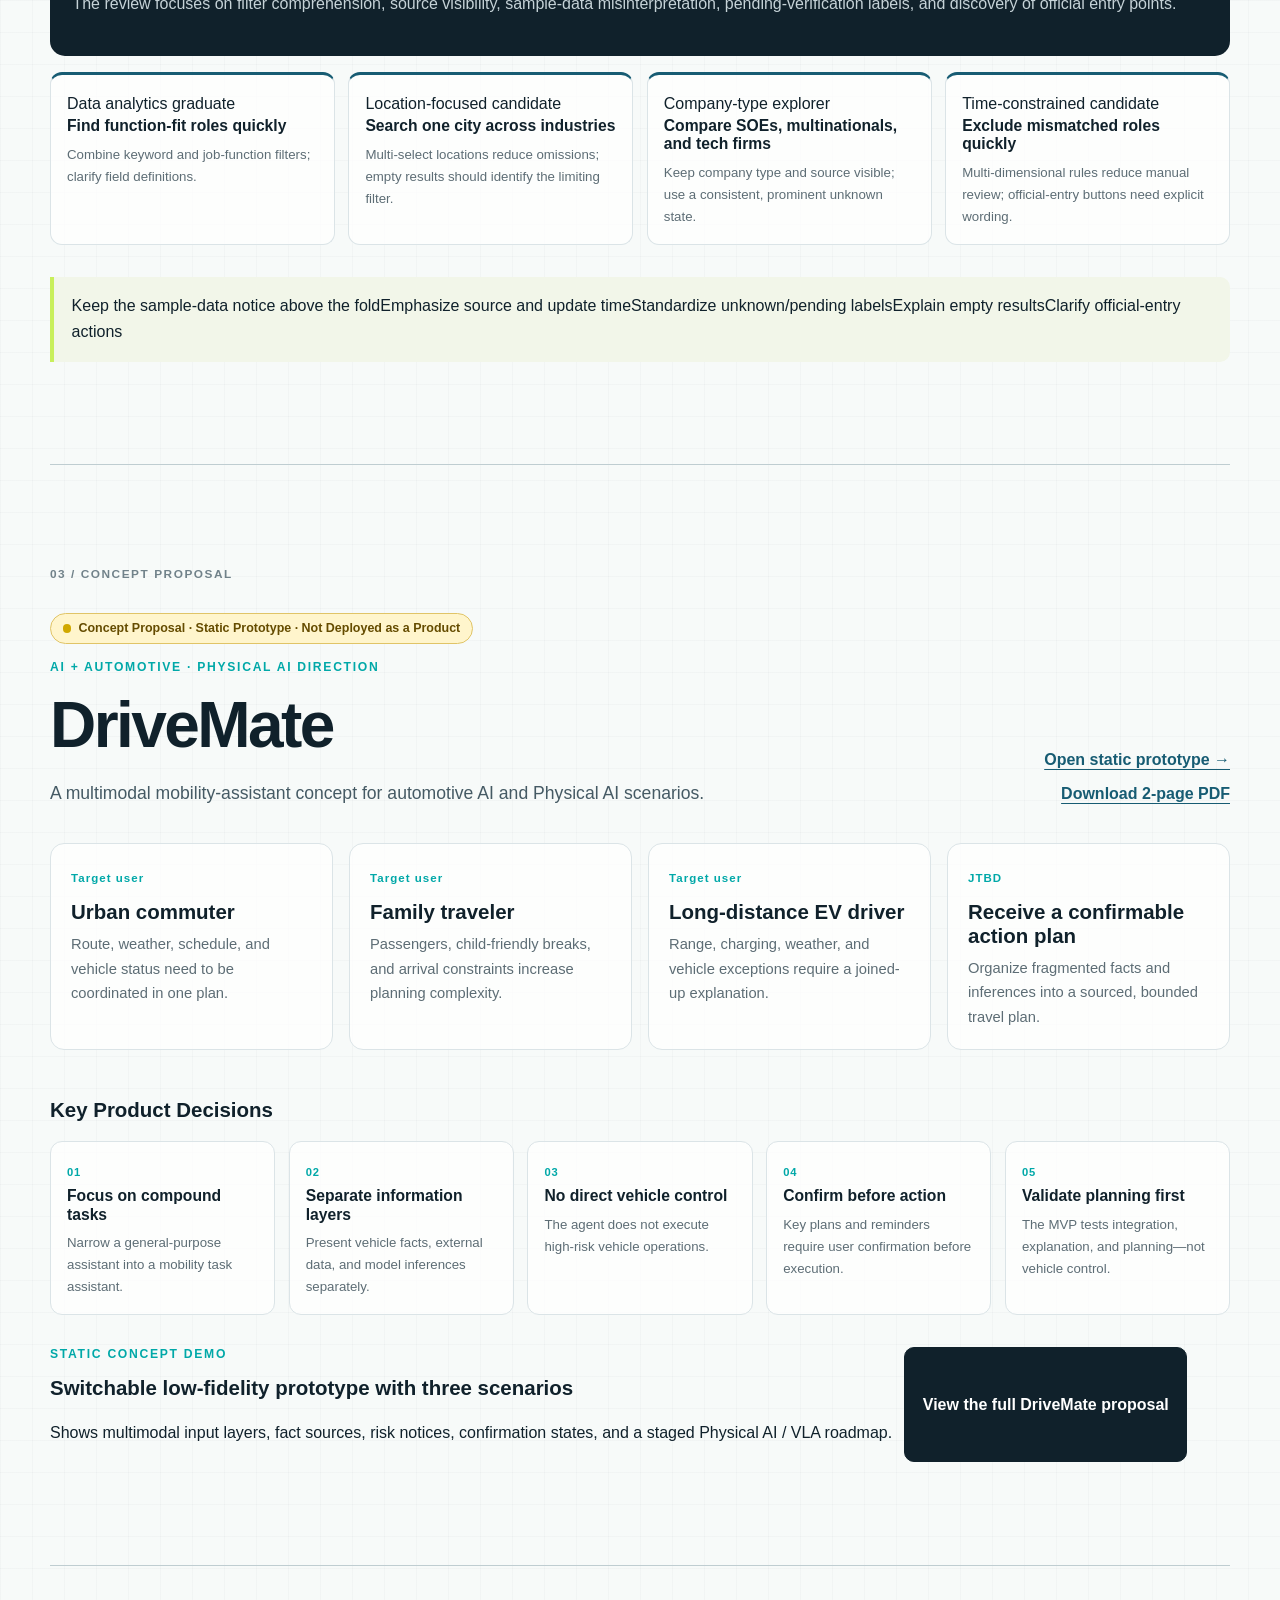
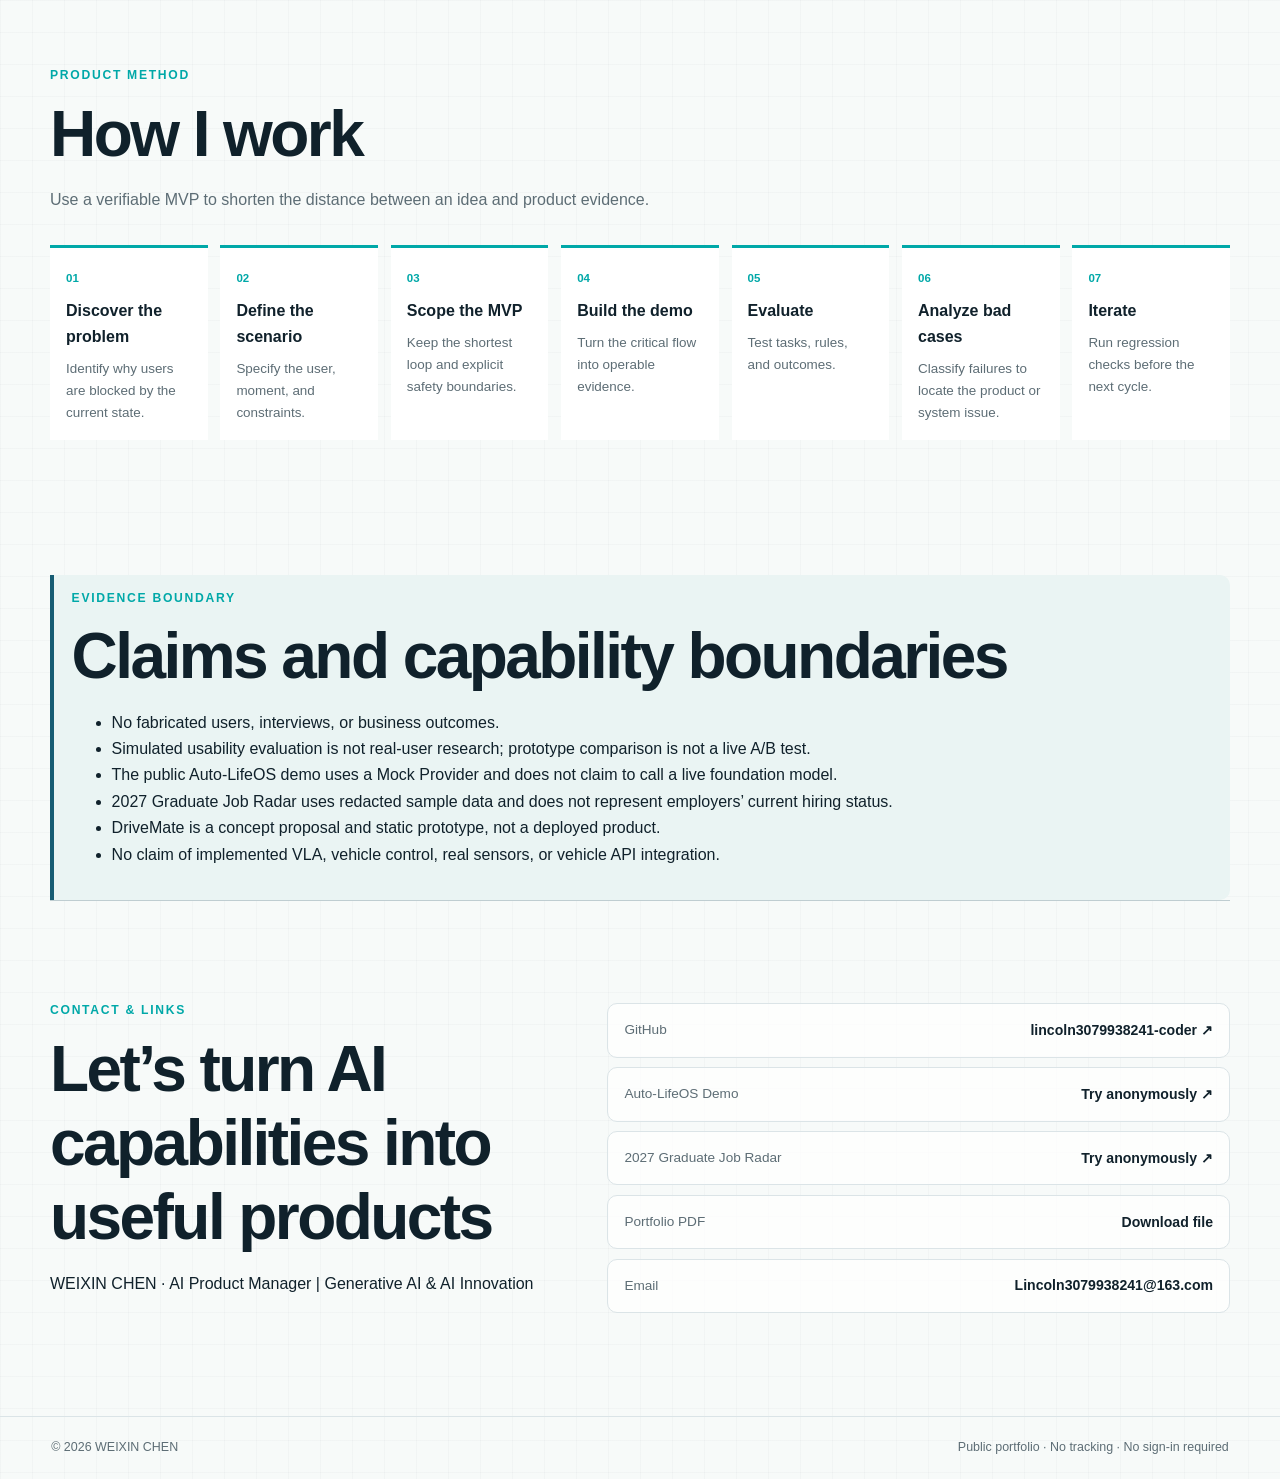
<file: en/index.html>
<!doctype html>
<html lang="en">
<head>
  <meta charset="utf-8">
  <meta name="viewport" content="width=device-width, initial-scale=1">
  <meta name="description" content="WEIXIN CHEN's AI Product Manager portfolio: agent workflows, a data product, and an automotive AI concept with explicit evidence boundaries.">
  <title>WEIXIN CHEN | AI Product Manager Portfolio</title>
  <link rel="canonical" href="https://lincoln3079938241-coder.github.io/weixin-ai-product-portfolio/en/">
  <link rel="alternate" hreflang="zh-CN" href="https://lincoln3079938241-coder.github.io/weixin-ai-product-portfolio/">
  <link rel="alternate" hreflang="en" href="https://lincoln3079938241-coder.github.io/weixin-ai-product-portfolio/en/">
  <link rel="alternate" hreflang="x-default" href="https://lincoln3079938241-coder.github.io/weixin-ai-product-portfolio/">
  <meta property="og:type" content="website">
  <meta property="og:title" content="WEIXIN CHEN | AI Product Manager Portfolio">
  <meta property="og:description" content="AI Product Manager portfolio across generative AI workflows, data products, evaluation, and automotive AI innovation.">
  <meta property="og:url" content="https://lincoln3079938241-coder.github.io/weixin-ai-product-portfolio/en/">
  <meta property="og:locale" content="en_US">
  <meta property="og:locale:alternate" content="zh_CN">
  <link rel="stylesheet" href="../styles.css">
</head>
<body>
  <a class="skip-link" href="#main">Skip to main content</a>
  <header class="site-header">
    <a class="brand" href="#top" aria-label="Back to the top">
      <span class="brand-mark">WX</span><span class="brand-label">WEIXIN CHEN · AI Product</span>
    </a>
    <nav aria-label="Primary navigation">
      <a href="#work">Work</a><a href="#method">Method</a><a href="#contact">Contact</a>
      <a class="language-switch" href="../" lang="zh-CN" hreflang="zh-CN" aria-label="Switch to Chinese">中文</a>
      <a class="nav-cta" href="../assets/Chen-Weixin-AI-Product-Portfolio-EN.pdf" aria-label="Download the English portfolio PDF">PDF</a>
    </nav>
  </header>

  <main id="main">
    <section class="hero section" id="top">
      <div class="hero-copy">
        <p class="eyebrow">AI PRODUCT MANAGER PORTFOLIO</p>
        <h1>WEIXIN CHEN<br><span>AI Product Manager | Generative AI &amp; AI Innovation</span></h1>
        <p class="lead">AI product portfolio covering agent workflows, data products, and independently developed prototypes. Experienced in identifying user problems, defining product solutions, building functional demos, evaluating product behavior, and iterating with evidence.</p>
        <div class="hero-actions">
          <a class="button primary" href="#work">Explore the work</a>
          <a class="button secondary" href="../assets/Chen-Weixin-AI-Product-Portfolio-EN.pdf">Download 7-page PDF</a>
        </div>
      </div>
      <div class="hero-panel" aria-label="Capability overview">
        <div class="radar-line"><span>PROBLEM</span><i></i><b>Problem definition</b></div>
        <div class="radar-line"><span>DESIGN</span><i></i><b>Solution and prototype</b></div>
        <div class="radar-line"><span>BUILD</span><i></i><b>Functional demo</b></div>
        <div class="radar-line"><span>EVALUATE</span><i></i><b>Evaluation and iteration</b></div>
        <div class="signal-card"><span>FOCUS</span><strong>AI agents × data products × automotive AI</strong><small>From user problem to verifiable evidence</small></div>
      </div>
    </section>

    <section class="section compact" aria-labelledby="capability-title">
      <div class="section-heading"><p class="eyebrow">CAPABILITY MAP</p><h2 id="capability-title">Core capabilities</h2></div>
      <div class="chip-grid">
        <span>AI Product Design</span><span>User Scenario Definition</span><span>Agent Workflow Design</span>
        <span>RAG &amp; Generative AI</span><span>Prototype &amp; Demo Development</span>
        <span>Data Analysis &amp; Evaluation</span><span>AI-Assisted Development</span>
      </div>
    </section>

    <section class="section project" id="work" aria-labelledby="auto-title">
      <div class="project-index">01 / CORE CASE</div>
      <div class="status-tag live">Public Demo · Mock Provider · Functional</div>
      <div class="project-header">
        <div>
          <p class="eyebrow">AI AGENT · PRODUCT EVIDENCE</p>
          <h2 id="auto-title">Auto-LifeOS</h2>
          <p class="project-tagline">Turns a meal request into an executable workflow with deterministic validation, two-stage confirmation, and transactional inventory updates.</p>
        </div>
        <div class="project-links">
          <a href="https://auto-lifeos-demo.streamlit.app/" aria-label="Open the public Auto-LifeOS demo">Public demo ↗</a>
          <a href="https://github.com/lincoln3079938241-coder/auto-lifeos-demo" aria-label="Open the Auto-LifeOS GitHub repository">GitHub ↗</a>
        </div>
      </div>

      <div class="problem-value-grid">
        <article><span>User problem</span><h3>Recommendations ignore household inventory</h3><p>Users still need to verify stock, expiry status, dietary restrictions, and actual quantities used.</p></article>
        <article><span>Product goal</span><h3>Make advice actionable, controlled, and reversible</h3><p>A natural-language request must pass retrieval, deterministic validation, and two explicit confirmations before any inventory transaction.</p></article>
        <article><span>Evidence</span><h3>End-to-end flow + 61 tests</h3><p>The live interface covers plan generation, quantity confirmation, inventory updates, and undo. Tests cover rule and transaction boundaries.</p></article>
      </div>

      <h3 class="subheading">Product Evidence</h3>
      <p class="section-intro">Screenshots are taken from the currently deployed public demos. Some interface content remains in Chinese. Select an image to view it at full size.</p>
      <div class="screenshot-gallery">
        <a class="gallery-feature" href="../assets/screenshots/auto-01-home.jpg" aria-label="View the full-size Auto-LifeOS home screen">
          <figure><img src="../assets/screenshots/auto-01-home.jpg" alt="Auto-LifeOS public home screen and task input interface" loading="lazy"><figcaption><b>01 Home and task input</b><span>Public mode, product value, four-step progress, and example tasks.</span></figcaption></figure>
        </a>
        <div class="gallery-grid">
          <a href="../assets/screenshots/auto-02-result.jpg" aria-label="View the full-size meal-plan result"><figure><img src="../assets/screenshots/auto-02-result.jpg" alt="Auto-LifeOS result screen after generating a broccoli and chicken meal plan" loading="lazy"><figcaption><b>02 Plan result</b><span>Structured ingredients, nutrition estimates, and recommendation rationale.</span></figcaption></figure></a>
          <a href="../assets/screenshots/auto-03-confirm.jpg" aria-label="View the full-size quantity confirmation screen"><figure><img src="../assets/screenshots/auto-03-confirm.jpg" alt="Auto-LifeOS confirmation screen for actual quantities used and projected inventory changes" loading="lazy"><figcaption><b>03 Second-stage confirmation</b><span>Actual quantities, remaining stock, and a preview before execution.</span></figcaption></figure></a>
          <a href="../assets/screenshots/auto-04-update.jpg" aria-label="View the full-size inventory update result"><figure><img src="../assets/screenshots/auto-04-update.jpg" alt="Auto-LifeOS inventory transaction result with an undo action" loading="lazy"><figcaption><b>04 Transaction result</b><span>Before-and-after quantities, completion status, and the undo entry point.</span></figcaption></figure></a>
        </div>
      </div>

      <h3 class="subheading">Key Product Decisions</h3>
      <div class="decision-grid">
        <article><span>01</span><h4>Two-stage confirmation</h4><p>Plan approval and actual-quantity approval are separate, so generated advice cannot directly change inventory.</p></article>
        <article><span>02</span><h4>Model-rule separation</h4><p>The provider interprets requests and structures plans. Deterministic rules control allergies, exclusions, expiry, quantity, and units.</p></article>
        <article><span>03</span><h4>Reversible side effects</h4><p>Inventory updates use atomic transactions. Failures roll back; successful updates retain an audit record and support undo.</p></article>
        <article><span>04</span><h4>Stable public demo</h4><p>The public version uses a Mock Provider and no private key. It does not claim to call a live foundation-model API.</p></article>
      </div>

      <div class="flow" aria-label="Auto-LifeOS user flow">
        <span>Request</span><i>→</i><span>Intent</span><i>→</i><span>Retrieve &amp; generate</span><i>→</i>
        <span>Validate</span><i>→</i><span>Two confirmations</span><i>→</i><span>Inventory transaction</span><i>→</i><span>Trace &amp; undo</span>
      </div>

      <div class="evaluation-panel">
        <div>
          <p class="eyebrow">SYNTHETIC USABILITY EVALUATION</p>
          <h3>Simulated usability evaluation</h3>
          <span class="evidence-label">Synthetic personas and task walkthroughs · Not interviews, experiments, or an A/B test</span>
        </div>
        <p>The evaluation identifies interaction friction and next-step hypotheses. It does not produce a sample size, conversion rate, or statistical-significance claim.</p>
      </div>
      <div class="persona-grid">
        <article><span>Single professional</span><h4>Use soon-to-expire ingredients quickly</h4><p><b>Friction:</b> The reason for two confirmations may be unclear.</p><p><b>Current:</b> Four-step progress reveals when the side effect occurs.</p><p><b>Next:</b> Clarify the transition between confirmations.</p></article>
        <article><span>Fitness-focused user</span><h4>Understand protein and calories</h4><p><b>Friction:</b> Recommendation rationale may feel opaque.</p><p><b>Current:</b> Shows nutrition estimates and a “why recommended” explanation.</p><p><b>Next:</b> Surface the inventory items and rules used.</p></article>
        <article><span>User with allergies</span><h4>Prioritize safety constraints</h4><p><b>Friction:</b> Standard alerts may not be prominent enough.</p><p><b>Current:</b> Deterministic rules block allergy and exclusion conflicts.</p><p><b>Next:</b> Raise the visual priority of safety constraints.</p></article>
        <article><span>Household inventory owner</span><h4>Keep shared inventory accurate</h4><p><b>Friction:</b> Unit mismatches can make a plan non-executable.</p><p><b>Current:</b> Validates units and updates inventory transactionally.</p><p><b>Next:</b> Offer actionable unit-correction guidance.</p></article>
      </div>

      <h3 class="subheading">A/B-style Prototype Comparison</h3>
      <p class="section-intro">This is a conceptual comparison, not a live traffic experiment or a real-user A/B test.</p>
      <div class="comparison-table">
        <table aria-label="Conceptual comparison of confirmation flows">
          <thead>
            <tr>
              <th scope="col">Heuristic</th>
              <th scope="col">Version A · Standard confirmation</th>
              <th scope="col">Version B · Two steps + inventory preview</th>
            </tr>
          </thead>
          <tbody>
            <tr><th scope="row">Flow clarity</th><td>Purpose of confirmation is unclear</td><td>Steps 1/2 and 2/2 are visible</td></tr>
            <tr><th scope="row">Risk visibility</th><td>Timing of the side effect is hidden</td><td>Projected changes appear before execution</td></tr>
            <tr><th scope="row">User control</th><td>One action carries several meanings</td><td>The plan and actual quantities are approved separately</td></tr>
            <tr><th scope="row">Efficiency</th><td>Fewer steps, but easier to misinterpret</td><td>One extra step in exchange for control</td></tr>
            <tr><th scope="row">Explainability</th><td>No preview of inventory changes</td><td>Before-and-after inventory can be verified</td></tr>
          </tbody>
        </table>
      </div>
      <p class="conclusion-note">Based on synthetic task walkthroughs and a heuristic review, Version B is the stronger direction for the next iteration. This conclusion still requires validation with real users.</p>
    </section>

    <section class="section project radar-project" aria-labelledby="radar-title">
      <div class="project-index">02 / 0→1 DATA PRODUCT</div>
      <div class="status-tag live">Public Demo · Redacted Sample Data · Functional</div>
      <div class="project-header">
        <div>
          <p class="eyebrow">DATA AUTOMATION · PRODUCT EVIDENCE</p>
          <h2 id="radar-title">2027 Graduate Job Radar</h2>
          <p class="project-tagline">Turns fragmented recruitment entry points into a traceable, filterable, and reviewable job-information list.</p>
        </div>
        <div class="project-links">
          <a href="https://shanghai-2027-job-radar-demo.streamlit.app/" aria-label="Open the public 2027 Graduate Job Radar demo">Public demo ↗</a>
          <a href="https://github.com/lincoln3079938241-coder/shanghai-2027-job-radar-demo" aria-label="Open the 2027 Graduate Job Radar GitHub repository">GitHub ↗</a>
        </div>
      </div>

      <div class="problem-value-grid four">
        <article><span>Pain point</span><h3>High cross-platform search cost</h3><p>Entry points are scattered, forcing repeated browsing and manual note-taking.</p></article>
        <article><span>Pain point</span><h3>Important details are easy to miss</h3><p>Location, function, recruitment stage, and degree constraints lack a consistent structure.</p></article>
        <article><span>Data problem</span><h3>Source status is unclear</h3><p>Reposted information may be duplicated or stale, so verification clues must remain visible.</p></article>
        <article><span>Product value</span><h3>Structure once, filter repeatedly</h3><p>Convert public leads into a structured list and reduce repeated manual work.</p></article>
      </div>

      <h3 class="subheading">Product Evidence</h3>
      <p class="section-intro">Screenshots are taken from the currently deployed public demos. Some interface content remains in Chinese. They show the implemented redacted-sample mode.</p>
      <div class="screenshot-gallery">
        <a class="gallery-feature" href="../assets/screenshots/radar-01-home.jpg" aria-label="View the full-size Job Radar home screen"><figure><img src="../assets/screenshots/radar-01-home.jpg" alt="2027 Graduate Job Radar home screen, product positioning, and redacted-sample notice" loading="lazy"><figcaption><b>01 Home and positioning</b><span>Problem, value, data flow, and operating mode in one view.</span></figcaption></figure></a>
        <div class="gallery-grid three">
          <a href="../assets/screenshots/radar-02-filter.jpg" aria-label="View the full-size job-filtering screen"><figure><img src="../assets/screenshots/radar-02-filter.jpg" alt="2027 Graduate Job Radar keyword, location, and multi-dimensional filters" loading="lazy"><figcaption><b>02 Job filtering</b><span>Keyword, location, company type, function, and recruitment stage.</span></figcaption></figure></a>
          <a href="../assets/screenshots/radar-03-sources.jpg" aria-label="View the full-size source-verification screen"><figure><img src="../assets/screenshots/radar-03-sources.jpg" alt="2027 Graduate Job Radar public sources, entry points, and last manual verification times" loading="lazy"><figcaption><b>03 Sources and verification</b><span>Public entry point, source type, and last manual verification time.</span></figcaption></figure></a>
          <a href="../assets/screenshots/radar-04-quality.jpg" aria-label="View the full-size data-quality screen"><figure><img src="../assets/screenshots/radar-04-quality.jpg" alt="2027 Graduate Job Radar exception states and data-quality notices" loading="lazy"><figcaption><b>04 Data quality</b><span>Missing fields, sample-data boundaries, and collection exceptions.</span></figcaption></figure></a>
        </div>
      </div>

      <h3 class="subheading">Key Product Decisions</h3>
      <div class="decision-grid">
        <article><span>01</span><h4>No success-probability score</h4><p>The available data cannot support a credible probability model, so the product provides source, filtering, and quality information only.</p></article>
        <article><span>02</span><h4>Retain source and time</h4><p>Preserve source entry points, update times, and verification status wherever possible so users can return to official pages.</p></article>
        <article><span>03</span><h4>“Unknown” is an explicit state</h4><p>Missing, failed, or unverified fields remain unknown or pending review. The product does not invent conclusions.</p></article>
        <article><span>04</span><h4>Graceful public fallback</h4><p>Without a database or external interface, the public demo enters redacted-sample mode instead of failing and clearly states the data boundary.</p></article>
      </div>
      <div class="flow data-flow" aria-label="2027 Graduate Job Radar data flow">
        <span>Public entry points</span><i>→</i><span>Compliant collection/import</span><i>→</i><span>Clean &amp; normalize</span><i>→</i>
        <span>Deduplicate &amp; diff</span><i>→</i><span>Rule-based filters</span><i>→</i><span>Quality notices</span><i>→</i><span>Source review</span>
      </div>

      <div class="evaluation-panel">
        <div><p class="eyebrow">SYNTHETIC USABILITY EVALUATION</p><h3>Simulated usability evaluation</h3><span class="evidence-label">Synthetic personas and task walkthroughs · Not interviews or experiments</span></div>
        <p>The review focuses on filter comprehension, source visibility, sample-data misinterpretation, pending-verification labels, and discovery of official entry points.</p>
      </div>
      <div class="persona-grid">
        <article><span>Data analytics graduate</span><h4>Find function-fit roles quickly</h4><p>Combine keyword and job-function filters; clarify field definitions.</p></article>
        <article><span>Location-focused candidate</span><h4>Search one city across industries</h4><p>Multi-select locations reduce omissions; empty results should identify the limiting filter.</p></article>
        <article><span>Company-type explorer</span><h4>Compare SOEs, multinationals, and tech firms</h4><p>Keep company type and source visible; use a consistent, prominent unknown state.</p></article>
        <article><span>Time-constrained candidate</span><h4>Exclude mismatched roles quickly</h4><p>Multi-dimensional rules reduce manual review; official-entry buttons need explicit wording.</p></article>
      </div>
      <div class="improvement-strip">
        <span>Keep the sample-data notice above the fold</span><span>Emphasize source and update time</span><span>Standardize unknown/pending labels</span><span>Explain empty results</span><span>Clarify official-entry actions</span>
      </div>
    </section>

    <section class="section project concept" aria-labelledby="drive-title">
      <div class="project-index">03 / CONCEPT PROPOSAL</div>
      <div class="status-tag concept-tag">Concept Proposal · Static Prototype · Not Deployed as a Product</div>
      <div class="project-header">
        <div>
          <p class="eyebrow">AI + AUTOMOTIVE · PHYSICAL AI DIRECTION</p>
          <h2 id="drive-title">DriveMate</h2>
          <p class="project-tagline">A multimodal mobility-assistant concept for automotive AI and Physical AI scenarios.</p>
        </div>
        <div class="project-links">
          <a href="drivemate.html">Open static prototype →</a>
          <a href="../assets/DriveMate-Concept-EN.pdf">Download 2-page PDF</a>
        </div>
      </div>
      <div class="problem-value-grid four">
        <article><span>Target user</span><h3>Urban commuter</h3><p>Route, weather, schedule, and vehicle status need to be coordinated in one plan.</p></article>
        <article><span>Target user</span><h3>Family traveler</h3><p>Passengers, child-friendly breaks, and arrival constraints increase planning complexity.</p></article>
        <article><span>Target user</span><h3>Long-distance EV driver</h3><p>Range, charging, weather, and vehicle exceptions require a joined-up explanation.</p></article>
        <article><span>JTBD</span><h3>Receive a confirmable action plan</h3><p>Organize fragmented facts and inferences into a sourced, bounded travel plan.</p></article>
      </div>
      <h3 class="subheading">Key Product Decisions</h3>
      <div class="decision-grid five">
        <article><span>01</span><h4>Focus on compound tasks</h4><p>Narrow a general-purpose assistant into a mobility task assistant.</p></article>
        <article><span>02</span><h4>Separate information layers</h4><p>Present vehicle facts, external data, and model inferences separately.</p></article>
        <article><span>03</span><h4>No direct vehicle control</h4><p>The agent does not execute high-risk vehicle operations.</p></article>
        <article><span>04</span><h4>Confirm before action</h4><p>Key plans and reminders require user confirmation before execution.</p></article>
        <article><span>05</span><h4>Validate planning first</h4><p>The MVP tests integration, explanation, and planning—not vehicle control.</p></article>
      </div>
      <div class="concept-cta">
        <div><p class="eyebrow">STATIC CONCEPT DEMO</p><h3>Switchable low-fidelity prototype with three scenarios</h3><p>Shows multimodal input layers, fact sources, risk notices, confirmation states, and a staged Physical AI / VLA roadmap.</p></div>
        <a class="button primary" href="drivemate.html">View the full DriveMate proposal</a>
      </div>
    </section>

    <section class="section method" id="method" aria-labelledby="method-title">
      <div class="section-heading"><p class="eyebrow">PRODUCT METHOD</p><h2 id="method-title">How I work</h2><p>Use a verifiable MVP to shorten the distance between an idea and product evidence.</p></div>
      <div class="method-flow">
        <div><span>01</span><b>Discover the problem</b><p>Identify why users are blocked by the current state.</p></div>
        <div><span>02</span><b>Define the scenario</b><p>Specify the user, moment, and constraints.</p></div>
        <div><span>03</span><b>Scope the MVP</b><p>Keep the shortest loop and explicit safety boundaries.</p></div>
        <div><span>04</span><b>Build the demo</b><p>Turn the critical flow into operable evidence.</p></div>
        <div><span>05</span><b>Evaluate</b><p>Test tasks, rules, and outcomes.</p></div>
        <div><span>06</span><b>Analyze bad cases</b><p>Classify failures to locate the product or system issue.</p></div>
        <div><span>07</span><b>Iterate</b><p>Run regression checks before the next cycle.</p></div>
      </div>
    </section>

    <section class="section truth-boundary" aria-labelledby="truth-title">
      <div><p class="eyebrow">EVIDENCE BOUNDARY</p><h2 id="truth-title">Claims and capability boundaries</h2></div>
      <ul>
        <li>No fabricated users, interviews, or business outcomes.</li>
        <li>Simulated usability evaluation is not real-user research; prototype comparison is not a live A/B test.</li>
        <li>The public Auto-LifeOS demo uses a Mock Provider and does not claim to call a live foundation model.</li>
        <li>2027 Graduate Job Radar uses redacted sample data and does not represent employers’ current hiring status.</li>
        <li>DriveMate is a concept proposal and static prototype, not a deployed product.</li>
        <li>No claim of implemented VLA, vehicle control, real sensors, or vehicle API integration.</li>
      </ul>
    </section>

    <section class="section contact" id="contact" aria-labelledby="contact-title">
      <div><p class="eyebrow">CONTACT &amp; LINKS</p><h2 id="contact-title">Let’s turn AI capabilities into useful products</h2><p>WEIXIN CHEN · AI Product Manager | Generative AI &amp; AI Innovation</p></div>
      <div class="contact-links">
        <a href="https://github.com/lincoln3079938241-coder"><span>GitHub</span><b>lincoln3079938241-coder ↗</b></a>
        <a href="https://auto-lifeos-demo.streamlit.app/"><span>Auto-LifeOS Demo</span><b>Try anonymously ↗</b></a>
        <a href="https://shanghai-2027-job-radar-demo.streamlit.app/"><span>2027 Graduate Job Radar</span><b>Try anonymously ↗</b></a>
        <a href="../assets/Chen-Weixin-AI-Product-Portfolio-EN.pdf"><span>Portfolio PDF</span><b>Download file</b></a>
        <a href="mailto:Lincoln3079938241@163.com"><span>Email</span><b>Lincoln3079938241@163.com</b></a>
      </div>
    </section>
  </main>

  <footer><span>© 2026 WEIXIN CHEN</span><span>Public portfolio · No tracking · No sign-in required</span></footer>
</body>
</html>
</file>
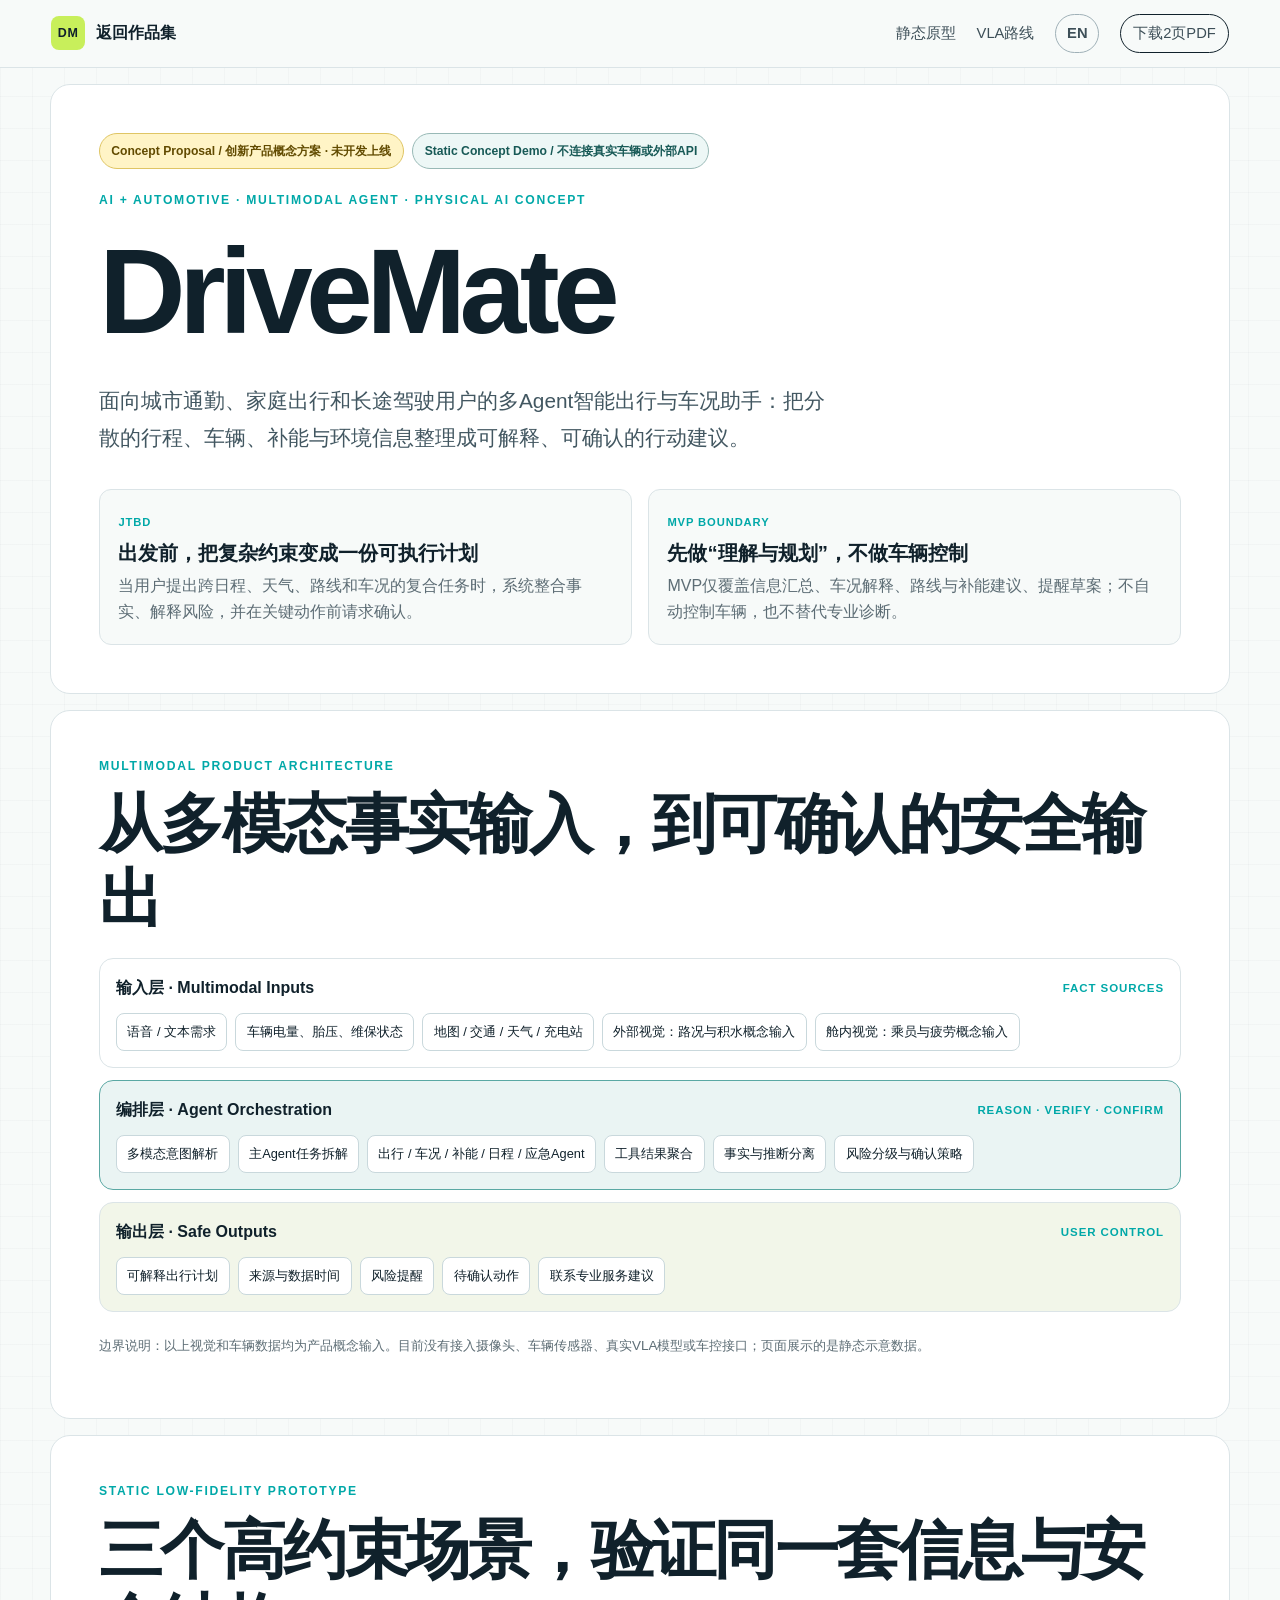
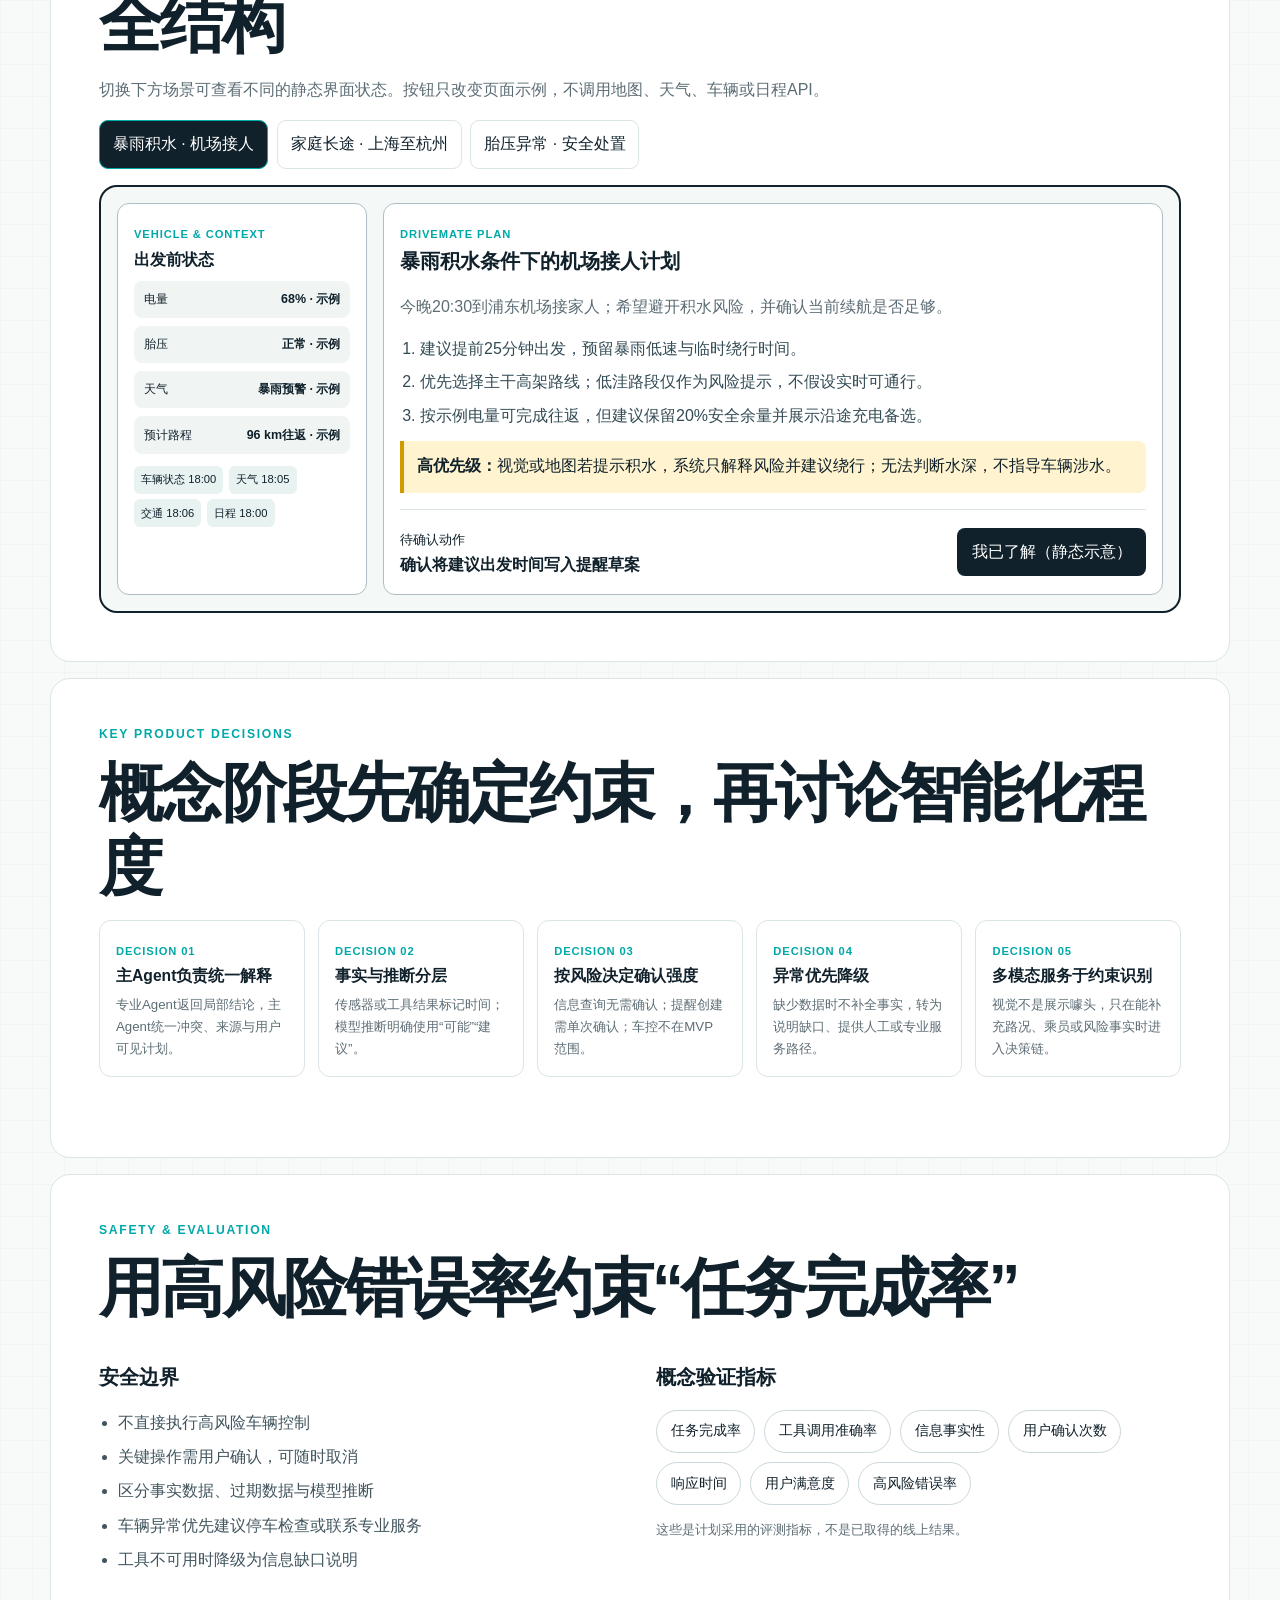
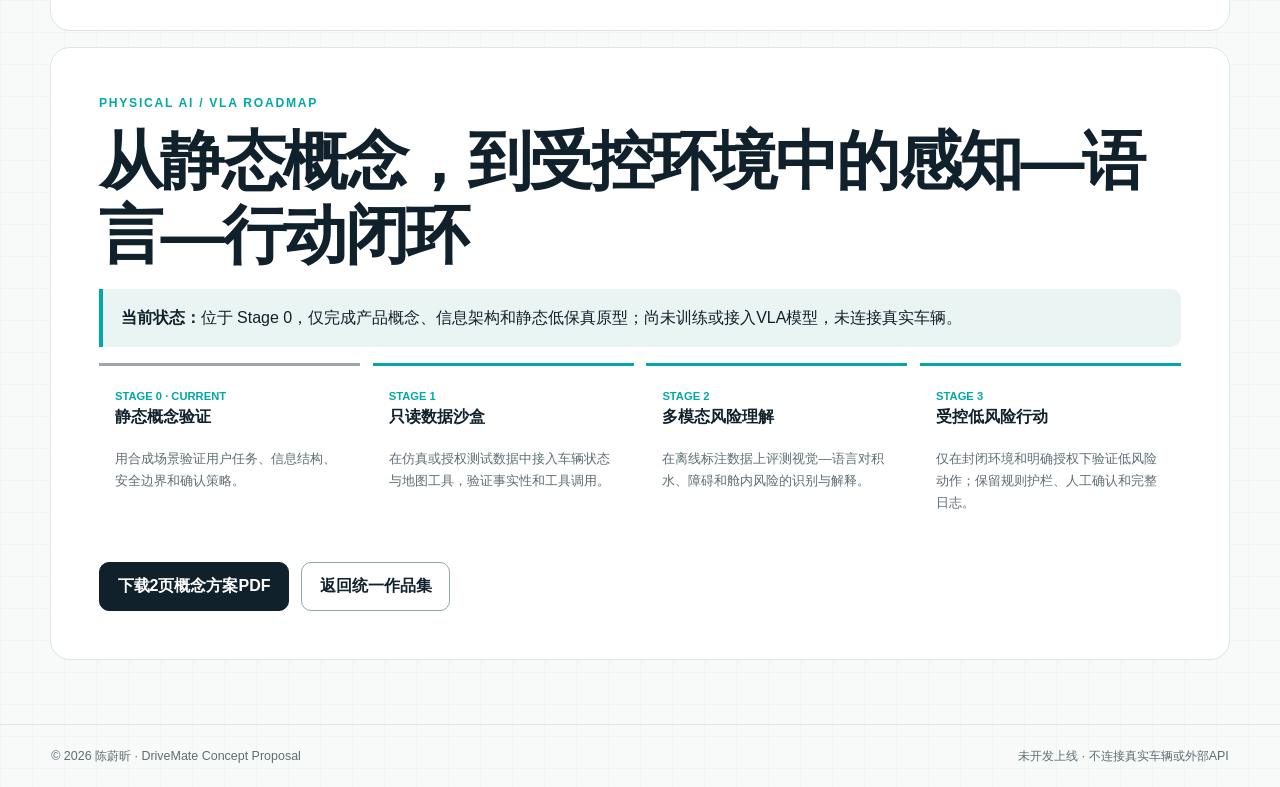
<file: drivemate.html>
<!doctype html>
<html lang="zh-CN">
<head>
  <meta charset="utf-8">
  <meta name="viewport" content="width=device-width, initial-scale=1">
  <meta name="description" content="DriveMate：面向车主的多Agent智能出行与车况助手创新产品概念方案。未开发上线，不连接真实车辆或外部API。">
  <title>DriveMate｜AI+汽车创新产品概念方案</title>
  <link rel="canonical" href="https://lincoln3079938241-coder.github.io/weixin-ai-product-portfolio/drivemate.html">
  <link rel="alternate" hreflang="zh-CN" href="https://lincoln3079938241-coder.github.io/weixin-ai-product-portfolio/drivemate.html">
  <link rel="alternate" hreflang="en" href="https://lincoln3079938241-coder.github.io/weixin-ai-product-portfolio/en/drivemate.html">
  <link rel="alternate" hreflang="x-default" href="https://lincoln3079938241-coder.github.io/weixin-ai-product-portfolio/drivemate.html">
  <meta property="og:type" content="website">
  <meta property="og:title" content="DriveMate｜AI+汽车创新产品概念方案">
  <meta property="og:description" content="多Agent智能出行与车况助手概念方案；静态原型，不连接真实车辆或外部API。">
  <meta property="og:url" content="https://lincoln3079938241-coder.github.io/weixin-ai-product-portfolio/drivemate.html">
  <meta property="og:locale" content="zh_CN">
  <meta property="og:locale:alternate" content="en_US">
  <link rel="stylesheet" href="styles.css">
</head>
<body>
  <a class="skip-link" href="#main">跳到主要内容</a>
  <header class="site-header">
    <a class="brand" href="index.html"><span class="brand-mark">DM</span><span class="brand-label">返回作品集</span></a>
    <nav aria-label="页面导航"><a href="#prototype">静态原型</a><a href="#roadmap">VLA路线</a><a class="language-switch" href="en/drivemate.html" lang="en" hreflang="en" aria-label="Switch to English">EN</a><a class="nav-cta" href="assets/DriveMate-Concept-Proposal.pdf">下载2页PDF</a></nav>
  </header>

  <main id="main" class="concept-shell">
    <section class="concept-hero">
      <div class="concept-banners">
        <span class="concept-banner">Concept Proposal / 创新产品概念方案 · 未开发上线</span>
        <span class="concept-banner neutral">Static Concept Demo / 不连接真实车辆或外部API</span>
      </div>
      <p class="eyebrow">AI + AUTOMOTIVE · MULTIMODAL AGENT · PHYSICAL AI CONCEPT</p>
      <h1>DriveMate</h1>
      <p class="lead">面向城市通勤、家庭出行和长途驾驶用户的多Agent智能出行与车况助手：把分散的行程、车辆、补能与环境信息整理成可解释、可确认的行动建议。</p>
      <div class="concept-summary">
        <article><span class="evidence-label">JTBD</span><h3>出发前，把复杂约束变成一份可执行计划</h3><p>当用户提出跨日程、天气、路线和车况的复合任务时，系统整合事实、解释风险，并在关键动作前请求确认。</p></article>
        <article><span class="evidence-label">MVP Boundary</span><h3>先做“理解与规划”，不做车辆控制</h3><p>MVP仅覆盖信息汇总、车况解释、路线与补能建议、提醒草案；不自动控制车辆，也不替代专业诊断。</p></article>
      </div>
    </section>

    <section class="concept-block" aria-labelledby="architecture-title">
      <p class="eyebrow">MULTIMODAL PRODUCT ARCHITECTURE</p>
      <h2 id="architecture-title">从多模态事实输入，到可确认的安全输出</h2>
      <div class="layer-stack">
        <div class="layer">
          <div class="layer-head"><b>输入层 · Multimodal Inputs</b><span>FACT SOURCES</span></div>
          <div class="node-row"><span>语音 / 文本需求</span><span>车辆电量、胎压、维保状态</span><span>地图 / 交通 / 天气 / 充电站</span><span>外部视觉：路况与积水概念输入</span><span>舱内视觉：乘员与疲劳概念输入</span></div>
        </div>
        <div class="layer core">
          <div class="layer-head"><b>编排层 · Agent Orchestration</b><span>REASON · VERIFY · CONFIRM</span></div>
          <div class="node-row"><span>多模态意图解析</span><span>主Agent任务拆解</span><span>出行 / 车况 / 补能 / 日程 / 应急Agent</span><span>工具结果聚合</span><span>事实与推断分离</span><span>风险分级与确认策略</span></div>
        </div>
        <div class="layer output">
          <div class="layer-head"><b>输出层 · Safe Outputs</b><span>USER CONTROL</span></div>
          <div class="node-row"><span>可解释出行计划</span><span>来源与数据时间</span><span>风险提醒</span><span>待确认动作</span><span>联系专业服务建议</span></div>
        </div>
      </div>
      <p class="architecture-note">边界说明：以上视觉和车辆数据均为产品概念输入。目前没有接入摄像头、车辆传感器、真实VLA模型或车控接口；页面展示的是静态示意数据。</p>
    </section>

    <section class="concept-block" id="prototype">
      <p class="eyebrow">STATIC LOW-FIDELITY PROTOTYPE</p>
      <h2>三个高约束场景，验证同一套信息与安全结构</h2>
      <p class="section-intro">切换下方场景可查看不同的静态界面状态。按钮只改变页面示例，不调用地图、天气、车辆或日程API。</p>
      <div class="scenario-tabs" role="group" aria-label="选择概念场景">
        <button class="scenario-tab" data-scenario="airport" aria-pressed="true">暴雨积水 · 机场接人</button>
        <button class="scenario-tab" data-scenario="family" aria-pressed="false">家庭长途 · 上海至杭州</button>
        <button class="scenario-tab" data-scenario="tire" aria-pressed="false">胎压异常 · 安全处置</button>
      </div>
      <div class="prototype" aria-live="polite">
        <aside class="proto-side">
          <span class="evidence-label">Vehicle & Context</span>
          <h4 id="proto-context-title">出发前状态</h4>
          <div id="proto-states" class="state-list"></div>
          <div id="proto-sources" class="source-list"></div>
        </aside>
        <div class="proto-main">
          <span class="evidence-label">DriveMate Plan</span>
          <h3 id="proto-title"></h3>
          <p id="proto-task" class="section-intro"></p>
          <ol id="proto-plan" class="plan-list"></ol>
          <div id="proto-risk" class="risk-card"></div>
          <div class="confirm-zone"><div><small>待确认动作</small><br><b id="proto-action"></b></div><button id="confirm-button" type="button">我已了解（静态示意）</button></div>
        </div>
      </div>
    </section>

    <section class="concept-block">
      <p class="eyebrow">KEY PRODUCT DECISIONS</p>
      <h2>概念阶段先确定约束，再讨论智能化程度</h2>
      <div class="decision-grid five">
        <article><span>Decision 01</span><h4>主Agent负责统一解释</h4><p>专业Agent返回局部结论，主Agent统一冲突、来源与用户可见计划。</p></article>
        <article><span>Decision 02</span><h4>事实与推断分层</h4><p>传感器或工具结果标记时间；模型推断明确使用“可能”“建议”。</p></article>
        <article><span>Decision 03</span><h4>按风险决定确认强度</h4><p>信息查询无需确认；提醒创建需单次确认；车控不在MVP范围。</p></article>
        <article><span>Decision 04</span><h4>异常优先降级</h4><p>缺少数据时不补全事实，转为说明缺口、提供人工或专业服务路径。</p></article>
        <article><span>Decision 05</span><h4>多模态服务于约束识别</h4><p>视觉不是展示噱头，只在能补充路况、乘员或风险事实时进入决策链。</p></article>
      </div>
    </section>

    <section class="concept-block">
      <p class="eyebrow">SAFETY & EVALUATION</p>
      <h2>用高风险错误率约束“任务完成率”</h2>
      <div class="safety-metrics">
        <div><h3>安全边界</h3><ul class="feature-list"><li>不直接执行高风险车辆控制</li><li>关键操作需用户确认，可随时取消</li><li>区分事实数据、过期数据与模型推断</li><li>车辆异常优先建议停车检查或联系专业服务</li><li>工具不可用时降级为信息缺口说明</li></ul></div>
        <div><h3>概念验证指标</h3><div class="metric-cloud"><span>任务完成率</span><span>工具调用准确率</span><span>信息事实性</span><span>用户确认次数</span><span>响应时间</span><span>用户满意度</span><span>高风险错误率</span></div><p class="architecture-note">这些是计划采用的评测指标，不是已取得的线上结果。</p></div>
      </div>
    </section>

    <section class="concept-block" id="roadmap">
      <p class="eyebrow">PHYSICAL AI / VLA ROADMAP</p>
      <h2>从静态概念，到受控环境中的感知—语言—行动闭环</h2>
      <p class="conclusion-note"><b>当前状态：</b>位于 Stage 0，仅完成产品概念、信息架构和静态低保真原型；尚未训练或接入VLA模型，未连接真实车辆。</p>
      <div class="roadmap">
        <article><span>STAGE 0 · CURRENT</span><h4>静态概念验证</h4><p>用合成场景验证用户任务、信息结构、安全边界和确认策略。</p></article>
        <article><span>STAGE 1</span><h4>只读数据沙盒</h4><p>在仿真或授权测试数据中接入车辆状态与地图工具，验证事实性和工具调用。</p></article>
        <article><span>STAGE 2</span><h4>多模态风险理解</h4><p>在离线标注数据上评测视觉—语言对积水、障碍和舱内风险的识别与解释。</p></article>
        <article><span>STAGE 3</span><h4>受控低风险行动</h4><p>仅在封闭环境和明确授权下验证低风险动作；保留规则护栏、人工确认和完整日志。</p></article>
      </div>
      <div class="concept-cta"><a class="button primary" href="assets/DriveMate-Concept-Proposal.pdf">下载2页概念方案PDF</a><a class="button secondary" href="index.html">返回统一作品集</a></div>
    </section>
  </main>

  <footer><span>© 2026 陈蔚昕 · DriveMate Concept Proposal</span><span>未开发上线 · 不连接真实车辆或外部API</span></footer>
  <script>
    const scenarios = {
      airport: {
        title: "暴雨积水条件下的机场接人计划",
        task: "今晚20:30到浦东机场接家人；希望避开积水风险，并确认当前续航是否足够。",
        states: [["电量","68% · 示例"],["胎压","正常 · 示例"],["天气","暴雨预警 · 示例"],["预计路程","96 km往返 · 示例"]],
        sources: ["车辆状态 18:00","天气 18:05","交通 18:06","日程 18:00"],
        plan: ["建议提前25分钟出发，预留暴雨低速与临时绕行时间。","优先选择主干高架路线；低洼路段仅作为风险提示，不假设实时可通行。","按示例电量可完成往返，但建议保留20%安全余量并展示沿途充电备选。"],
        risk: "<b>高优先级：</b>视觉或地图若提示积水，系统只解释风险并建议绕行；无法判断水深，不指导车辆涉水。",
        action: "确认将建议出发时间写入提醒草案"
      },
      family: {
        title: "家庭长途出行的补能与休息协同",
        task: "周六上午带老人和孩子从上海去杭州，结合午餐预约、天气和车辆状态安排出发。",
        states: [["电量","54% · 示例"],["胎压","正常 · 示例"],["天气","晴 / 高温 · 示例"],["日程","12:30午餐 · 示例"]],
        sources: ["车辆状态 07:30","天气 07:31","路线 07:32","日程 07:30"],
        plan: ["以12:15前到达为约束，倒推出建议出发窗口08:40—09:00。","中途安排一次20分钟休息，并把补能站作为候选而非默认必停。","高温下提示提前开启空调的建议，但不直接执行车控。"],
        risk: "<b>中优先级：</b>充电站可用性可能变化；出发前需重新读取状态，不能把静态候选当作已预订资源。",
        action: "确认保存出发窗口与途中休息提醒草案"
      },
      tire: {
        title: "胎压异常时优先处置，而非继续规划",
        task: "准备上高速前发现右后轮胎压偏低，仍想按原计划出发。",
        states: [["右后胎压","偏低 · 示例"],["其余轮胎","正常 · 示例"],["维保状态","无到期项 · 示例"],["路线","含高速 · 示例"]],
        sources: ["车辆状态 即时示例","用户日程 示例","服务点 示例"],
        plan: ["暂停原长途路线与补能规划，先解释异常及不确定性。","建议在安全位置停车检查，并参考车辆手册的制造商标准值。","若持续下降或出现警报，建议联系道路救援或专业服务；只提供服务入口草案。"],
        risk: "<b>高优先级：</b>系统不远程诊断轮胎、不判断车辆可继续高速行驶，也不自动呼叫救援。",
        action: "确认查看附近专业服务入口（静态示意）"
      }
    };
    const stateEl = document.getElementById("proto-states");
    const sourceEl = document.getElementById("proto-sources");
    const planEl = document.getElementById("proto-plan");
    const confirmButton = document.getElementById("confirm-button");
    function renderScenario(key) {
      const item = scenarios[key];
      document.getElementById("proto-title").textContent = item.title;
      document.getElementById("proto-task").textContent = item.task;
      document.getElementById("proto-action").textContent = item.action;
      document.getElementById("proto-risk").innerHTML = item.risk;
      stateEl.innerHTML = item.states.map(([a,b]) => `<div class="state-row"><span>${a}</span><b>${b}</b></div>`).join("");
      sourceEl.innerHTML = item.sources.map(x => `<span>${x}</span>`).join("");
      planEl.innerHTML = item.plan.map(x => `<li>${x}</li>`).join("");
      confirmButton.textContent = "我已了解（静态示意）";
      document.querySelectorAll(".scenario-tab").forEach(btn => btn.setAttribute("aria-pressed", String(btn.dataset.scenario === key)));
    }
    document.querySelectorAll(".scenario-tab").forEach(btn => btn.addEventListener("click", () => renderScenario(btn.dataset.scenario)));
    confirmButton.addEventListener("click", () => { confirmButton.textContent = "已确认示意 · 未执行外部操作"; });
    renderScenario("airport");
  </script>
</body>
</html>
</file>
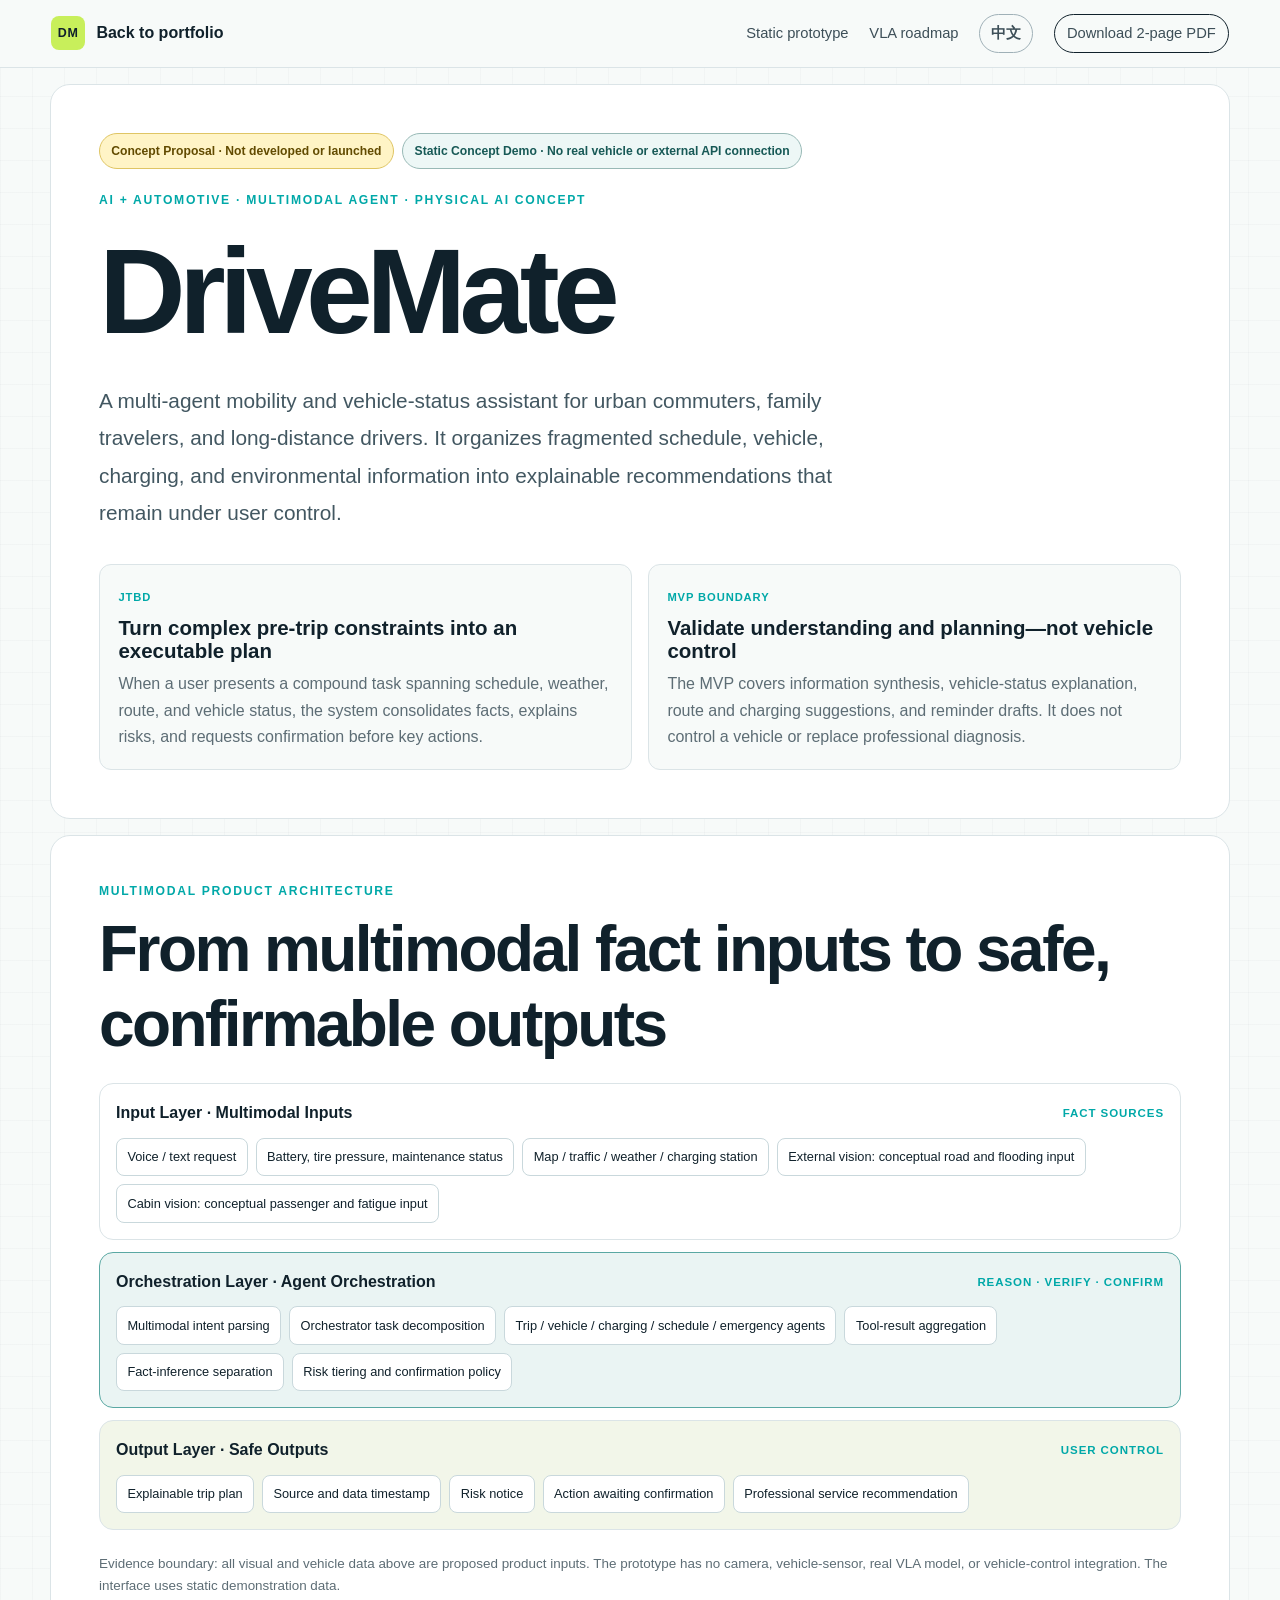
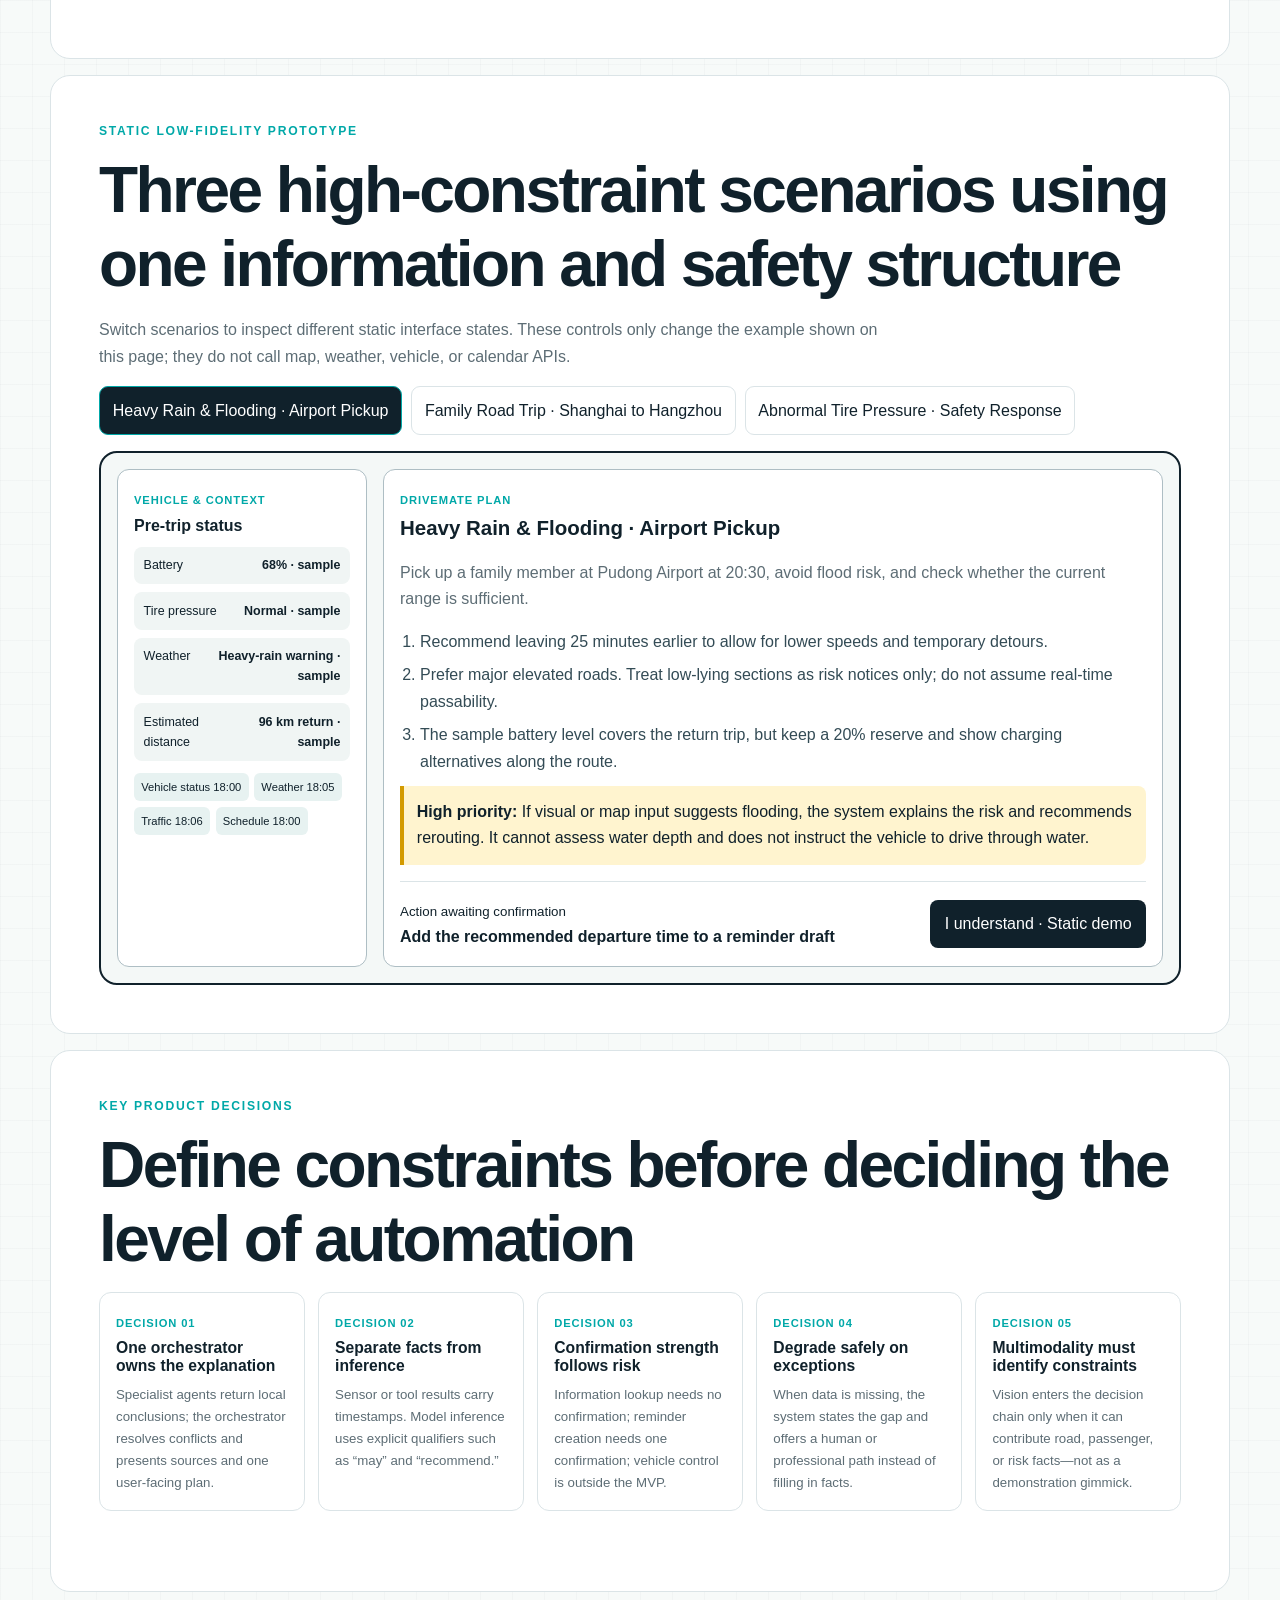
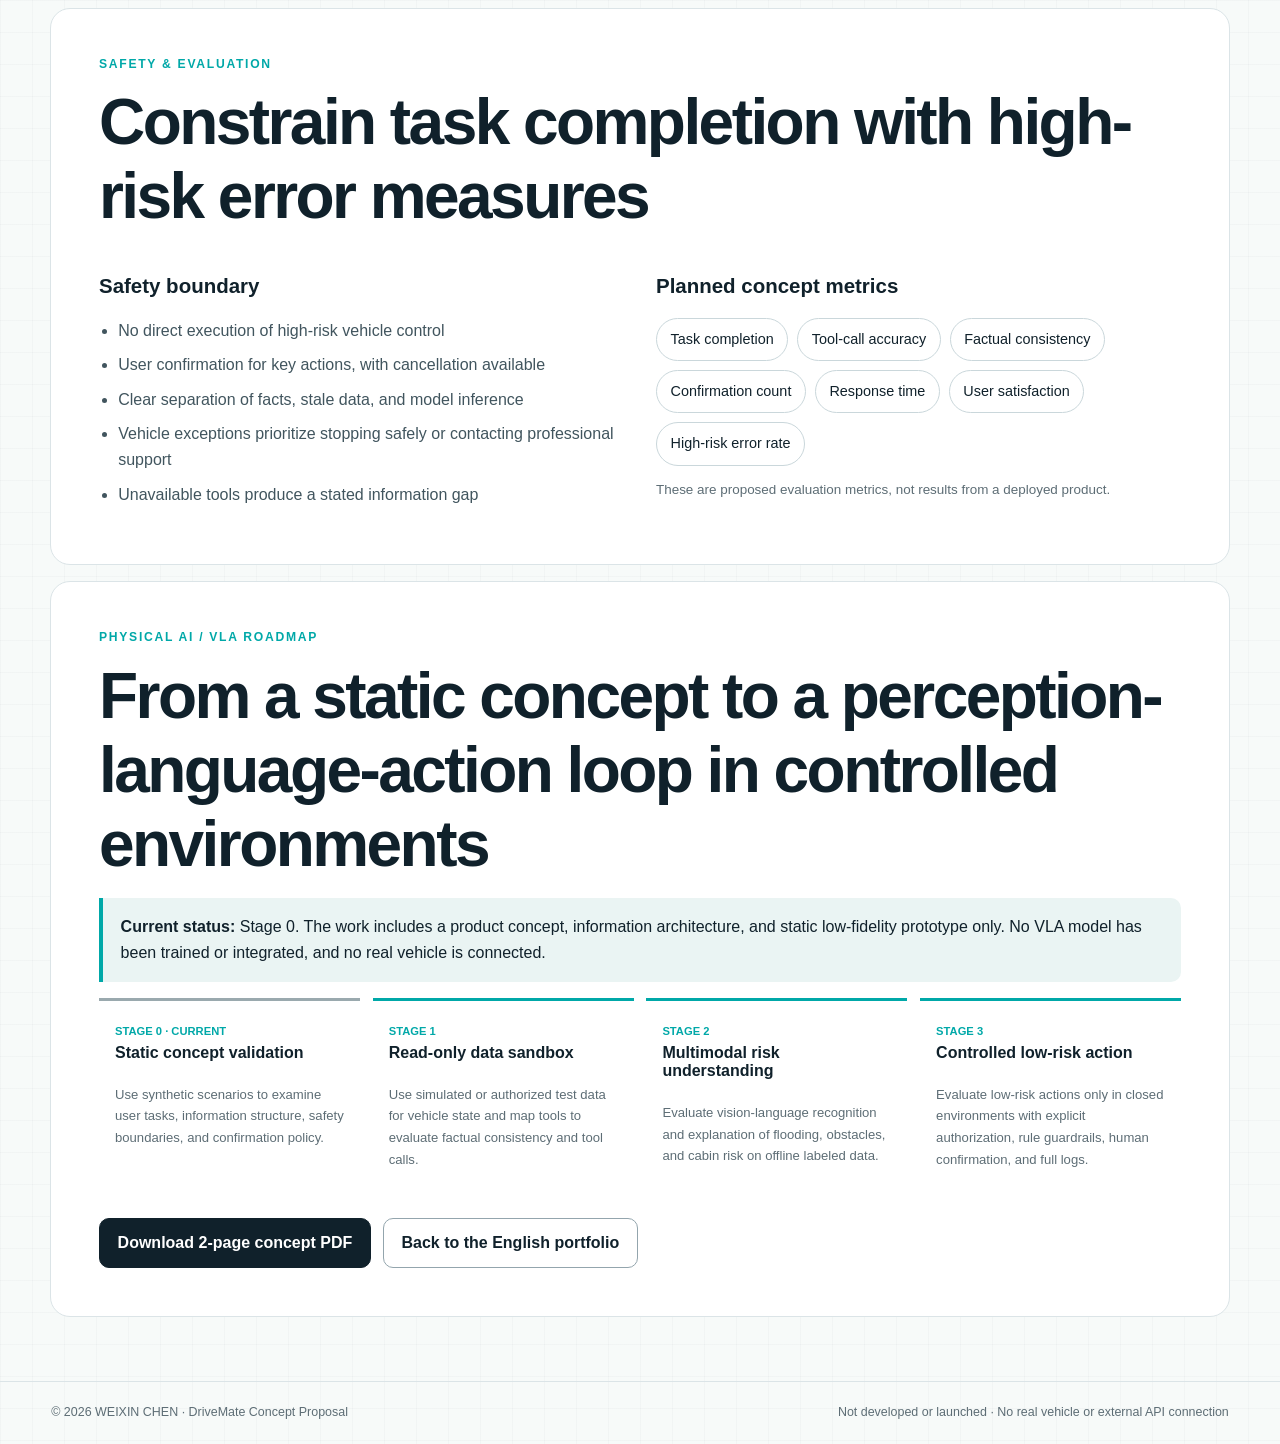
<file: en/drivemate.html>
<!doctype html>
<html lang="en">
<head>
  <meta charset="utf-8">
  <meta name="viewport" content="width=device-width, initial-scale=1">
  <meta name="description" content="DriveMate is a multi-agent mobility and vehicle-status assistant concept. It is a static prototype with no real vehicle, sensor, VLA, or external API integration.">
  <title>DriveMate | Automotive AI Product Concept</title>
  <link rel="canonical" href="https://lincoln3079938241-coder.github.io/weixin-ai-product-portfolio/en/drivemate.html">
  <link rel="alternate" hreflang="zh-CN" href="https://lincoln3079938241-coder.github.io/weixin-ai-product-portfolio/drivemate.html">
  <link rel="alternate" hreflang="en" href="https://lincoln3079938241-coder.github.io/weixin-ai-product-portfolio/en/drivemate.html">
  <link rel="alternate" hreflang="x-default" href="https://lincoln3079938241-coder.github.io/weixin-ai-product-portfolio/drivemate.html">
  <meta property="og:type" content="website">
  <meta property="og:title" content="DriveMate | Automotive AI Product Concept">
  <meta property="og:description" content="A multimodal, multi-agent mobility assistant concept with explicit safety and evidence boundaries.">
  <meta property="og:url" content="https://lincoln3079938241-coder.github.io/weixin-ai-product-portfolio/en/drivemate.html">
  <meta property="og:locale" content="en_US">
  <meta property="og:locale:alternate" content="zh_CN">
  <link rel="stylesheet" href="../styles.css">
</head>
<body>
  <a class="skip-link" href="#main">Skip to main content</a>
  <header class="site-header">
    <a class="brand" href="./" aria-label="Back to the English portfolio"><span class="brand-mark">DM</span><span class="brand-label">Back to portfolio</span></a>
    <nav aria-label="Page navigation"><a href="#prototype">Static prototype</a><a href="#roadmap">VLA roadmap</a><a class="language-switch" href="../drivemate.html" lang="zh-CN" hreflang="zh-CN" aria-label="Switch to Chinese">中文</a><a class="nav-cta" href="../assets/DriveMate-Concept-EN.pdf" aria-label="Download the two-page English DriveMate PDF">Download 2-page PDF</a></nav>
  </header>

  <main id="main" class="concept-shell">
    <section class="concept-hero">
      <div class="concept-banners">
        <span class="concept-banner">Concept Proposal · Not developed or launched</span>
        <span class="concept-banner neutral">Static Concept Demo · No real vehicle or external API connection</span>
      </div>
      <p class="eyebrow">AI + AUTOMOTIVE · MULTIMODAL AGENT · PHYSICAL AI CONCEPT</p>
      <h1>DriveMate</h1>
      <p class="lead">A multi-agent mobility and vehicle-status assistant for urban commuters, family travelers, and long-distance drivers. It organizes fragmented schedule, vehicle, charging, and environmental information into explainable recommendations that remain under user control.</p>
      <div class="concept-summary">
        <article><span class="evidence-label">JTBD</span><h3>Turn complex pre-trip constraints into an executable plan</h3><p>When a user presents a compound task spanning schedule, weather, route, and vehicle status, the system consolidates facts, explains risks, and requests confirmation before key actions.</p></article>
        <article><span class="evidence-label">MVP Boundary</span><h3>Validate understanding and planning—not vehicle control</h3><p>The MVP covers information synthesis, vehicle-status explanation, route and charging suggestions, and reminder drafts. It does not control a vehicle or replace professional diagnosis.</p></article>
      </div>
    </section>

    <section class="concept-block" aria-labelledby="architecture-title">
      <p class="eyebrow">MULTIMODAL PRODUCT ARCHITECTURE</p>
      <h2 id="architecture-title">From multimodal fact inputs to safe, confirmable outputs</h2>
      <div class="layer-stack">
        <div class="layer">
          <div class="layer-head"><b>Input Layer · Multimodal Inputs</b><span>FACT SOURCES</span></div>
          <div class="node-row"><span>Voice / text request</span><span>Battery, tire pressure, maintenance status</span><span>Map / traffic / weather / charging station</span><span>External vision: conceptual road and flooding input</span><span>Cabin vision: conceptual passenger and fatigue input</span></div>
        </div>
        <div class="layer core">
          <div class="layer-head"><b>Orchestration Layer · Agent Orchestration</b><span>REASON · VERIFY · CONFIRM</span></div>
          <div class="node-row"><span>Multimodal intent parsing</span><span>Orchestrator task decomposition</span><span>Trip / vehicle / charging / schedule / emergency agents</span><span>Tool-result aggregation</span><span>Fact-inference separation</span><span>Risk tiering and confirmation policy</span></div>
        </div>
        <div class="layer output">
          <div class="layer-head"><b>Output Layer · Safe Outputs</b><span>USER CONTROL</span></div>
          <div class="node-row"><span>Explainable trip plan</span><span>Source and data timestamp</span><span>Risk notice</span><span>Action awaiting confirmation</span><span>Professional service recommendation</span></div>
        </div>
      </div>
      <p class="architecture-note">Evidence boundary: all visual and vehicle data above are proposed product inputs. The prototype has no camera, vehicle-sensor, real VLA model, or vehicle-control integration. The interface uses static demonstration data.</p>
    </section>

    <section class="concept-block" id="prototype">
      <p class="eyebrow">STATIC LOW-FIDELITY PROTOTYPE</p>
      <h2>Three high-constraint scenarios using one information and safety structure</h2>
      <p class="section-intro">Switch scenarios to inspect different static interface states. These controls only change the example shown on this page; they do not call map, weather, vehicle, or calendar APIs.</p>
      <div class="scenario-tabs" role="group" aria-label="Choose a concept scenario">
        <button class="scenario-tab" data-scenario="airport" aria-pressed="true">Heavy Rain &amp; Flooding · Airport Pickup</button>
        <button class="scenario-tab" data-scenario="family" aria-pressed="false">Family Road Trip · Shanghai to Hangzhou</button>
        <button class="scenario-tab" data-scenario="tire" aria-pressed="false">Abnormal Tire Pressure · Safety Response</button>
      </div>
      <div class="prototype" aria-live="polite">
        <aside class="proto-side">
          <span class="evidence-label">Vehicle &amp; Context</span>
          <h4 id="proto-context-title">Pre-trip status</h4>
          <div id="proto-states" class="state-list"></div>
          <div id="proto-sources" class="source-list"></div>
        </aside>
        <div class="proto-main">
          <span class="evidence-label">DriveMate Plan</span>
          <h3 id="proto-title"></h3>
          <p id="proto-task" class="section-intro"></p>
          <ol id="proto-plan" class="plan-list"></ol>
          <div id="proto-risk" class="risk-card"></div>
          <div class="confirm-zone"><div><small>Action awaiting confirmation</small><br><b id="proto-action"></b></div><button id="confirm-button" type="button">I understand · Static demo</button></div>
        </div>
      </div>
    </section>

    <section class="concept-block">
      <p class="eyebrow">KEY PRODUCT DECISIONS</p>
      <h2>Define constraints before deciding the level of automation</h2>
      <div class="decision-grid five">
        <article><span>Decision 01</span><h4>One orchestrator owns the explanation</h4><p>Specialist agents return local conclusions; the orchestrator resolves conflicts and presents sources and one user-facing plan.</p></article>
        <article><span>Decision 02</span><h4>Separate facts from inference</h4><p>Sensor or tool results carry timestamps. Model inference uses explicit qualifiers such as “may” and “recommend.”</p></article>
        <article><span>Decision 03</span><h4>Confirmation strength follows risk</h4><p>Information lookup needs no confirmation; reminder creation needs one confirmation; vehicle control is outside the MVP.</p></article>
        <article><span>Decision 04</span><h4>Degrade safely on exceptions</h4><p>When data is missing, the system states the gap and offers a human or professional path instead of filling in facts.</p></article>
        <article><span>Decision 05</span><h4>Multimodality must identify constraints</h4><p>Vision enters the decision chain only when it can contribute road, passenger, or risk facts—not as a demonstration gimmick.</p></article>
      </div>
    </section>

    <section class="concept-block">
      <p class="eyebrow">SAFETY &amp; EVALUATION</p>
      <h2>Constrain task completion with high-risk error measures</h2>
      <div class="safety-metrics">
        <div><h3>Safety boundary</h3><ul class="feature-list"><li>No direct execution of high-risk vehicle control</li><li>User confirmation for key actions, with cancellation available</li><li>Clear separation of facts, stale data, and model inference</li><li>Vehicle exceptions prioritize stopping safely or contacting professional support</li><li>Unavailable tools produce a stated information gap</li></ul></div>
        <div><h3>Planned concept metrics</h3><div class="metric-cloud"><span>Task completion</span><span>Tool-call accuracy</span><span>Factual consistency</span><span>Confirmation count</span><span>Response time</span><span>User satisfaction</span><span>High-risk error rate</span></div><p class="architecture-note">These are proposed evaluation metrics, not results from a deployed product.</p></div>
      </div>
    </section>

    <section class="concept-block" id="roadmap">
      <p class="eyebrow">PHYSICAL AI / VLA ROADMAP</p>
      <h2>From a static concept to a perception-language-action loop in controlled environments</h2>
      <p class="conclusion-note"><b>Current status:</b> Stage 0. The work includes a product concept, information architecture, and static low-fidelity prototype only. No VLA model has been trained or integrated, and no real vehicle is connected.</p>
      <div class="roadmap">
        <article><span>STAGE 0 · CURRENT</span><h4>Static concept validation</h4><p>Use synthetic scenarios to examine user tasks, information structure, safety boundaries, and confirmation policy.</p></article>
        <article><span>STAGE 1</span><h4>Read-only data sandbox</h4><p>Use simulated or authorized test data for vehicle state and map tools to evaluate factual consistency and tool calls.</p></article>
        <article><span>STAGE 2</span><h4>Multimodal risk understanding</h4><p>Evaluate vision-language recognition and explanation of flooding, obstacles, and cabin risk on offline labeled data.</p></article>
        <article><span>STAGE 3</span><h4>Controlled low-risk action</h4><p>Evaluate low-risk actions only in closed environments with explicit authorization, rule guardrails, human confirmation, and full logs.</p></article>
      </div>
      <div class="concept-cta"><a class="button primary" href="../assets/DriveMate-Concept-EN.pdf">Download 2-page concept PDF</a><a class="button secondary" href="./">Back to the English portfolio</a></div>
    </section>
  </main>

  <footer><span>© 2026 WEIXIN CHEN · DriveMate Concept Proposal</span><span>Not developed or launched · No real vehicle or external API connection</span></footer>
  <script>
    const scenarios = {
      airport: {
        title: "Heavy Rain & Flooding · Airport Pickup",
        task: "Pick up a family member at Pudong Airport at 20:30, avoid flood risk, and check whether the current range is sufficient.",
        states: [["Battery","68% · sample"],["Tire pressure","Normal · sample"],["Weather","Heavy-rain warning · sample"],["Estimated distance","96 km return · sample"]],
        sources: ["Vehicle status 18:00","Weather 18:05","Traffic 18:06","Schedule 18:00"],
        plan: ["Recommend leaving 25 minutes earlier to allow for lower speeds and temporary detours.","Prefer major elevated roads. Treat low-lying sections as risk notices only; do not assume real-time passability.","The sample battery level covers the return trip, but keep a 20% reserve and show charging alternatives along the route."],
        risk: "<b>High priority:</b> If visual or map input suggests flooding, the system explains the risk and recommends rerouting. It cannot assess water depth and does not instruct the vehicle to drive through water.",
        action: "Add the recommended departure time to a reminder draft"
      },
      family: {
        title: "Family Road Trip · Shanghai to Hangzhou",
        task: "Travel from Shanghai to Hangzhou on Saturday morning with an older adult and a child, coordinating a lunch booking, weather, and vehicle status.",
        states: [["Battery","54% · sample"],["Tire pressure","Normal · sample"],["Weather","Sunny / hot · sample"],["Schedule","Lunch at 12:30 · sample"]],
        sources: ["Vehicle status 07:30","Weather 07:31","Route 07:32","Schedule 07:30"],
        plan: ["Work backward from a 12:15 arrival target to recommend an 08:40–09:00 departure window.","Plan one 20-minute break and treat charging stations as optional candidates, not required stops.","Suggest pre-cooling the cabin in hot weather, but do not execute a vehicle-control action."],
        risk: "<b>Medium priority:</b> Charging-station availability may change. Refresh the status before departure and do not treat a static candidate as a reserved resource.",
        action: "Save the departure window and rest-stop reminder draft"
      },
      tire: {
        title: "Abnormal Tire Pressure · Safety Response",
        task: "The rear-right tire pressure appears low before a highway trip, but the user still wants to leave as planned.",
        states: [["Rear-right tire","Low · sample"],["Other tires","Normal · sample"],["Maintenance","No due item · sample"],["Route","Includes highway · sample"]],
        sources: ["Vehicle status · current sample","User schedule · sample","Service points · sample"],
        plan: ["Pause long-distance route and charging planning; explain the exception and its uncertainty first.","Recommend stopping in a safe place to inspect the tire and consulting the manufacturer's value in the vehicle manual.","If pressure continues to fall or a warning appears, recommend roadside assistance or professional service. Only present a service-entry draft."],
        risk: "<b>High priority:</b> The system does not diagnose the tire remotely, decide that highway driving is safe, or call roadside assistance automatically.",
        action: "View nearby professional service options · Static demo"
      }
    };
    const stateEl = document.getElementById("proto-states");
    const sourceEl = document.getElementById("proto-sources");
    const planEl = document.getElementById("proto-plan");
    const confirmButton = document.getElementById("confirm-button");
    function renderScenario(key) {
      const item = scenarios[key];
      document.getElementById("proto-title").textContent = item.title;
      document.getElementById("proto-task").textContent = item.task;
      document.getElementById("proto-action").textContent = item.action;
      document.getElementById("proto-risk").innerHTML = item.risk;
      stateEl.innerHTML = item.states.map(([a,b]) => `<div class="state-row"><span>${a}</span><b>${b}</b></div>`).join("");
      sourceEl.innerHTML = item.sources.map(x => `<span>${x}</span>`).join("");
      planEl.innerHTML = item.plan.map(x => `<li>${x}</li>`).join("");
      confirmButton.textContent = "I understand · Static demo";
      document.querySelectorAll(".scenario-tab").forEach(btn => btn.setAttribute("aria-pressed", String(btn.dataset.scenario === key)));
    }
    document.querySelectorAll(".scenario-tab").forEach(btn => btn.addEventListener("click", () => renderScenario(btn.dataset.scenario)));
    confirmButton.addEventListener("click", () => { confirmButton.textContent = "Confirmed in demo · No external action executed"; });
    renderScenario("airport");
  </script>
</body>
</html>
</file>
<file: styles.css>
:root {
  --ink: #10212b;
  --muted: #5d6d75;
  --line: #dbe4e7;
  --paper: #f7faf9;
  --white: #ffffff;
  --cyan: #00a8a8;
  --blue: #175c73;
  --lime: #c8ef5b;
  --warm: #f2f6e9;
  --shadow: 0 18px 48px rgba(16, 33, 43, .08);
}

* { box-sizing: border-box; }
html { scroll-behavior: smooth; }
body {
  margin: 0;
  color: var(--ink);
  background:
    linear-gradient(rgba(16,33,43,.025) 1px, transparent 1px),
    linear-gradient(90deg, rgba(16,33,43,.025) 1px, transparent 1px),
    var(--paper);
  background-size: 32px 32px;
  font-family: "Microsoft YaHei", "PingFang SC", "Noto Sans CJK SC", Arial, sans-serif;
  line-height: 1.65;
}
html[lang="en"] body {
  font-family: Inter, "Segoe UI", Arial, sans-serif;
}
a { color: inherit; }
img { display: block; max-width: 100%; }
.skip-link {
  position: fixed; left: 1rem; top: -4rem; z-index: 100;
  padding: .6rem .9rem; background: var(--ink); color: #fff;
}
.skip-link:focus { top: 1rem; }
.site-header {
  position: sticky; top: 0; z-index: 50;
  display: flex; align-items: center; justify-content: space-between;
  padding: .85rem clamp(1rem, 4vw, 4rem);
  background: rgba(247, 250, 249, .94);
  border-bottom: 1px solid var(--line);
  backdrop-filter: blur(12px);
}
.brand { display: flex; gap: .7rem; align-items: center; text-decoration: none; font-weight: 750; }
.brand-mark {
  display: grid; place-items: center; width: 34px; height: 34px;
  color: var(--ink); background: var(--lime); border-radius: 8px;
  font: 800 .78rem/1 Arial, sans-serif; letter-spacing: .05em;
}
nav { display: flex; align-items: center; gap: 1.3rem; }
nav a { text-decoration: none; color: #3d4f58; font-size: .92rem; }
nav a:hover, nav a:focus-visible { color: var(--cyan); }
.nav-cta { padding: .42rem .75rem; border: 1px solid var(--ink); border-radius: 999px; }
.language-switch {
  padding: .38rem .68rem;
  border: 1px solid #9fb0b7;
  border-radius: 999px;
  font-weight: 750;
  white-space: nowrap;
}
.section {
  width: min(1180px, calc(100% - 2rem));
  margin: 0 auto;
  padding: clamp(4.5rem, 8vw, 7.5rem) 0;
}
.section.compact { padding-top: 1rem; }
.hero {
  min-height: 78vh; display: grid; grid-template-columns: 1.18fr .82fr;
  align-items: center; gap: clamp(2rem, 6vw, 6rem);
}
.eyebrow {
  margin: 0 0 .8rem; color: var(--cyan);
  font: 780 .76rem/1.3 Arial, sans-serif; letter-spacing: .14em;
}
h1, h2, h3, h4 { line-height: 1.16; margin-top: 0; }
h1 { font-size: clamp(3.2rem, 7vw, 6.4rem); margin-bottom: 1.5rem; letter-spacing: -.055em; }
h1 span { color: var(--blue); font-size: .46em; letter-spacing: -.02em; }
html[lang="en"] h1 span { font-size: .38em; letter-spacing: -.015em; }
h2 { font-size: clamp(2.4rem, 5vw, 4.7rem); letter-spacing: -.04em; margin-bottom: 1rem; }
h3 { font-size: 1.28rem; }
.lead { max-width: 740px; color: #425761; font-size: clamp(1.05rem, 1.8vw, 1.3rem); line-height: 1.8; }
.hero-actions { display: flex; flex-wrap: wrap; gap: .8rem; margin: 2rem 0 1.2rem; }
.button {
  display: inline-flex; align-items: center; min-height: 46px; padding: .65rem 1.1rem;
  border-radius: 10px; text-decoration: none; font-weight: 700;
}
.button.primary { background: var(--ink); color: #fff; border: 1px solid var(--ink); }
.button.secondary { border: 1px solid #93a5ad; background: rgba(255,255,255,.7); }
.button:hover, .button:focus-visible { outline: 3px solid rgba(0,168,168,.18); }
.evidence-note { color: var(--muted); font-size: .86rem; }
.hero-panel {
  position: relative; overflow: hidden; padding: 1.25rem;
  border: 1px solid #cbd8dc; border-radius: 22px; background: rgba(255,255,255,.8);
  box-shadow: var(--shadow);
}
.hero-panel::before {
  content: ""; position: absolute; width: 260px; height: 260px; right: -120px; top: -140px;
  border: 46px solid rgba(0,168,168,.12); border-radius: 50%;
}
.radar-line {
  position: relative; display: grid; grid-template-columns: 88px 1fr auto;
  align-items: center; gap: .7rem; padding: 1rem .2rem; border-bottom: 1px solid var(--line);
}
.radar-line span { color: var(--muted); font: 720 .7rem/1 Arial, sans-serif; letter-spacing: .12em; }
.radar-line i { height: 2px; background: linear-gradient(90deg, var(--cyan), rgba(0,168,168,.08)); }
.radar-line b { font-size: .92rem; }
.signal-card { margin-top: 1.2rem; padding: 1.2rem; background: var(--ink); color: #fff; border-radius: 14px; }
.signal-card span { color: var(--lime); font: 760 .72rem Arial, sans-serif; letter-spacing: .12em; }
.signal-card strong, .signal-card small { display: block; }
.signal-card strong { margin: .55rem 0 .25rem; font-size: 1.08rem; }
.signal-card small { color: #b8c6cc; }
.section-heading { margin-bottom: 2rem; }
.section-heading p:last-child { color: var(--muted); }
.chip-grid { display: flex; flex-wrap: wrap; gap: .75rem; }
.chip-grid span, .bad-cases span, .metric-cloud span {
  padding: .55rem .85rem; border: 1px solid #cad7db; border-radius: 999px;
  background: rgba(255,255,255,.75); font-size: .9rem;
}
.project { border-top: 1px solid #bfcdd1; }
.project-index { color: #71828a; font: 760 .74rem Arial, sans-serif; letter-spacing: .13em; margin-bottom: 2rem; }
.project-header {
  display: flex; align-items: flex-end; justify-content: space-between;
  gap: 2rem; margin-bottom: 2.2rem;
}
.project-tagline { max-width: 760px; margin: 0; color: #455a64; font-size: 1.1rem; }
.project-links { display: flex; flex-direction: column; align-items: flex-end; gap: .5rem; min-width: 210px; }
.project-links a { color: var(--blue); font-weight: 700; text-underline-offset: 4px; }
.problem-value-grid {
  display: grid; grid-template-columns: repeat(3, minmax(0, 1fr)); gap: 1rem;
  margin: 2rem 0 3rem;
}
.problem-value-grid.four { grid-template-columns: repeat(4, minmax(0, 1fr)); }
.problem-value-grid article {
  padding: 1.25rem; border: 1px solid var(--line); border-radius: 14px;
  background: rgba(255,255,255,.76);
}
.problem-value-grid article span, .mini-label {
  color: var(--cyan); font: 760 .72rem Arial, sans-serif; letter-spacing: .09em;
}
.problem-value-grid article h3 { margin: .6rem 0 .55rem; }
.problem-value-grid article p { margin: 0; color: var(--muted); font-size: .92rem; }
.visual-and-copy {
  display: grid; grid-template-columns: 1.12fr .88fr; gap: clamp(1.5rem, 4vw, 3rem);
  align-items: center; margin: 2.5rem 0 3rem;
}
.visual-and-copy.reverse { grid-template-columns: .9fr 1.1fr; }
.screenshot-card {
  margin: 0; padding: .65rem; border: 1px solid #cbd8dc; background: #fff;
  border-radius: 15px; box-shadow: var(--shadow);
}
.screenshot-card img { border-radius: 9px; width: 100%; }
.screenshot-card figcaption { padding: .65rem .35rem .1rem; color: var(--muted); font-size: .8rem; }
.feature-list { margin: 0; padding-left: 1.2rem; color: #41555e; }
.feature-list li { margin: .5rem 0; }
.facts { display: flex; flex-wrap: wrap; gap: .65rem; margin-top: 1.4rem; }
.facts span { padding: .7rem .8rem; background: var(--warm); border: 1px solid #dce7bd; border-radius: 9px; font-size: .82rem; }
.facts b { margin-right: .35rem; color: var(--blue); font-size: 1.05rem; }
.subheading { margin: 3rem 0 1.2rem; }
.flow {
  display: flex; flex-wrap: wrap; gap: .55rem; align-items: center;
  padding: 1.1rem; border: 1px solid var(--line); background: #fff; border-radius: 14px;
}
.flow span { padding: .52rem .72rem; background: #edf6f5; border-radius: 8px; font-size: .86rem; font-weight: 700; }
.flow i { color: var(--cyan); font-style: normal; }
.boundary-grid, .iteration-grid {
  display: grid; grid-template-columns: repeat(3, minmax(0, 1fr)); gap: 1rem; margin-top: 1rem;
}
.boundary-grid > div, .iteration-grid > div {
  padding: 1.15rem; border: 1px solid var(--line); border-radius: 12px; background: rgba(255,255,255,.7);
}
.boundary-grid h4 { margin: .55rem 0 .35rem; }
.boundary-grid p, .iteration-grid p { margin: 0; color: var(--muted); font-size: .9rem; }
.evaluation-panel {
  margin-top: 1.5rem; padding: 1.4rem; border-radius: 15px;
  background: var(--ink); color: #fff;
}
.evaluation-panel > p { color: #c5d2d7; }
.bad-cases, .metric-cloud { display: flex; flex-wrap: wrap; gap: .55rem; }
.bad-cases span { color: #dce7ea; border-color: #465c65; background: #20343e; }
.boundary-note { padding: .8rem 1rem; border-left: 4px solid var(--cyan); background: #eaf4f3; border-radius: 0 10px 10px 0; }
.iteration-grid { grid-template-columns: repeat(4, minmax(0, 1fr)); }
.iteration-grid b { color: var(--blue); }
.concept-label {
  display: inline-flex; margin-bottom: 1.2rem; padding: .4rem .7rem;
  color: #6a4d00; background: #fff1b8; border: 1px solid #ebd16e; border-radius: 999px; font-size: .82rem;
}
.agent-architecture { display: grid; grid-template-columns: .8fr 1.2fr; gap: 1rem; margin: 2rem 0; }
.main-agent {
  display: flex; flex-direction: column; justify-content: center;
  padding: 1.4rem; border-radius: 16px; background: var(--ink); color: #fff;
}
.main-agent span { color: var(--lime); font: 760 .72rem Arial, sans-serif; letter-spacing: .12em; }
.main-agent strong { margin: .75rem 0 .4rem; font-size: 1.35rem; }
.main-agent p { margin: 0; color: #c3d0d5; }
.agent-grid { display: grid; grid-template-columns: repeat(2, minmax(0, 1fr)); gap: .8rem; }
.agent-grid div {
  padding: 1rem; border: 1px solid var(--line); border-radius: 12px; background: #fff;
}
.agent-grid b, .agent-grid small { display: block; }
.agent-grid small { margin-top: .35rem; color: var(--muted); }
.agent-grid div:last-child { grid-column: 1 / -1; }
.journey, .method-flow { display: grid; grid-template-columns: repeat(5, minmax(0, 1fr)); gap: .8rem; }
.journey div, .method-flow div {
  position: relative; padding: 1rem; border-top: 3px solid var(--cyan); background: #fff;
}
.journey span, .method-flow span { color: var(--cyan); font: 760 .72rem Arial, sans-serif; }
.journey b, .method-flow b { display: block; margin: .45rem 0; }
.journey p, .method-flow p { margin: 0; color: var(--muted); font-size: .84rem; }
.safety-metrics { display: grid; grid-template-columns: 1fr 1fr; gap: 2rem; margin-top: 2.5rem; }
.method { border-top: 1px solid #bfcdd1; }
.method-flow { grid-template-columns: repeat(7, minmax(0, 1fr)); }
.contact {
  display: grid; grid-template-columns: .9fr 1.1fr; gap: 3rem;
  border-top: 1px solid #bfcdd1;
}
.contact-links { display: grid; gap: .6rem; }
.contact-links a {
  display: flex; align-items: center; justify-content: space-between; gap: 1rem;
  padding: .9rem 1rem; border: 1px solid var(--line); border-radius: 10px;
  background: rgba(255,255,255,.76); text-decoration: none;
}
.contact-links a:hover, .contact-links a:focus-visible { border-color: var(--cyan); }
.contact-links span { color: var(--muted); font-size: .85rem; }
.contact-links b { text-align: right; font-size: .88rem; }
.contact-note { grid-column: 2; margin: -2.4rem 0 0; color: var(--muted); font-size: .8rem; }
footer {
  display: flex; justify-content: space-between; gap: 1rem;
  padding: 1.3rem clamp(1rem, 4vw, 4rem); border-top: 1px solid var(--line);
  color: var(--muted); font-size: .78rem;
}

.status-tag {
  display: inline-flex; align-items: center; gap: .45rem; margin-bottom: 1rem;
  padding: .42rem .72rem; border: 1px solid #8ebdb8; border-radius: 999px;
  background: #edf8f6; color: #145a59; font: 750 .78rem/1.2 Arial, sans-serif;
}
.status-tag::before { content: ""; width: .55rem; height: .55rem; border-radius: 50%; background: var(--cyan); }
.status-tag.concept-tag { border-color: #e0c467; background: #fff5cc; color: #654c00; }
.status-tag.concept-tag::before { background: #d0a800; }
.section-intro { max-width: 780px; color: var(--muted); }
.screenshot-gallery {
  display: grid; grid-template-columns: 1.25fr .75fr; gap: 1rem; margin: 1.3rem 0 2.7rem;
}
.screenshot-gallery a {
  color: inherit; text-decoration: none; border: 1px solid var(--line);
  border-radius: 14px; overflow: hidden; background: #fff; box-shadow: 0 9px 28px rgba(16,33,43,.08);
}
.screenshot-gallery a:hover, .screenshot-gallery a:focus-visible {
  border-color: var(--cyan); transform: translateY(-2px);
}
.screenshot-gallery figure { margin: 0; height: 100%; display: flex; flex-direction: column; }
.screenshot-gallery img {
  width: 100%; aspect-ratio: 16 / 9; object-fit: cover; object-position: top;
  border-bottom: 1px solid var(--line); background: #eef3f2;
}
.gallery-feature img { flex: 1; min-height: 320px; }
.screenshot-gallery figcaption { display: grid; gap: .2rem; padding: .8rem .9rem; }
.screenshot-gallery figcaption b { font-size: .9rem; }
.screenshot-gallery figcaption span { color: var(--muted); font-size: .78rem; }
.gallery-grid { display: grid; grid-template-columns: 1fr; gap: 1rem; }
.gallery-grid.three { grid-template-columns: repeat(3, minmax(0, 1fr)); }
.decision-grid, .persona-grid {
  display: grid; grid-template-columns: repeat(4, minmax(0, 1fr)); gap: .85rem; margin: 1rem 0 2rem;
}
.decision-grid.five { grid-template-columns: repeat(5, minmax(0, 1fr)); }
.decision-grid article, .persona-grid article {
  padding: 1rem; border: 1px solid var(--line); border-radius: 12px; background: rgba(255,255,255,.76);
}
.decision-grid span, .evidence-label {
  display: inline-block; margin-bottom: .5rem; color: var(--cyan);
  font: 760 .7rem/1.2 Arial, sans-serif; letter-spacing: .08em; text-transform: uppercase;
}
.decision-grid h4, .persona-grid h4 { margin: 0 0 .55rem; font-size: .98rem; }
.decision-grid p, .persona-grid p { margin: 0; color: var(--muted); font-size: .83rem; }
.persona-grid article { border-top: 3px solid var(--blue); }
.persona-grid dl { margin: .65rem 0 0; font-size: .8rem; }
.persona-grid dt { margin-top: .5rem; font-weight: 750; color: var(--ink); }
.persona-grid dd { margin: .15rem 0 0; color: var(--muted); }
.comparison-table {
  overflow-x: auto; margin: 1rem 0; border: 1px solid var(--line); border-radius: 13px; background: #fff;
}
.comparison-table table { width: 100%; min-width: 650px; border-collapse: collapse; }
.comparison-table th, .comparison-table td { padding: .8rem; border-bottom: 1px solid var(--line); text-align: left; vertical-align: top; font-size: .84rem; }
.comparison-table th { background: #edf6f5; }
.comparison-table tr:last-child td { border-bottom: 0; }
.comparison-table tbody th {
  padding: .8rem;
  border-bottom: 1px solid var(--line);
  text-align: left;
  vertical-align: top;
  font-size: .84rem;
  font-weight: 750;
  background: #f8faf9;
}
.comparison-table tbody tr:last-child th { border-bottom: 0; }
.comparison-table th:nth-child(1),
.comparison-table td:nth-child(1) { width: 22%; }
.comparison-table th:nth-child(2),
.comparison-table td:nth-child(2),
.comparison-table th:nth-child(3),
.comparison-table td:nth-child(3) { width: 39%; }
.comparison-table tbody td:nth-child(3) { background: #f3faf5; }
.conclusion-note, .improvement-strip, .truth-boundary {
  padding: 1rem 1.1rem; border-left: 4px solid var(--cyan); border-radius: 0 10px 10px 0; background: #eaf4f3;
}
.improvement-strip { margin-top: 1rem; border-color: var(--lime); background: var(--warm); }
.truth-boundary { margin-top: 2rem; border-color: var(--blue); }
.concept-cta { display: flex; flex-wrap: wrap; gap: .75rem; margin-top: 1.2rem; }
.concept-cta a { text-decoration: none; }
button, [role="button"] { font: inherit; }
a:focus-visible, button:focus-visible { outline: 3px solid var(--lime); outline-offset: 3px; }

/* Shared DriveMate concept page */
.concept-shell { width: min(1180px, calc(100% - 2rem)); margin: 1rem auto 4rem; }
.concept-hero, .concept-block {
  padding: clamp(1.3rem, 4vw, 3rem);
  border: 1px solid var(--line);
  background: #fff;
  border-radius: 20px;
  margin-bottom: 1rem;
}
.concept-banners { display: flex; flex-wrap: wrap; gap: .55rem; margin-bottom: 1.5rem; }
.concept-banner {
  padding: .45rem .7rem;
  border: 1px solid #dfc564;
  border-radius: 999px;
  background: #fff4c6;
  color: #624b00;
  font-size: .76rem;
  font-weight: 750;
}
.concept-banner.neutral { border-color: #98b9b6; background: #edf7f6; color: #175956; }
.concept-hero h1 { font-size: clamp(3.6rem, 10vw, 7.5rem); margin: .4rem 0; }
.concept-summary { display: grid; grid-template-columns: 1fr 1fr; gap: 1rem; margin-top: 2rem; }
.concept-summary article { padding: 1.15rem; border: 1px solid var(--line); border-radius: 12px; background: var(--paper); }
.concept-summary h3 { margin: .2rem 0 .5rem; }
.concept-summary p { margin: 0; color: var(--muted); }
.layer-stack { display: grid; gap: .75rem; margin: 1.4rem 0; }
.layer { padding: 1rem; border: 1px solid var(--line); border-radius: 14px; background: #fff; }
.layer.core { border-color: #5aa8a3; background: #eaf4f3; }
.layer.output { background: var(--warm); }
.layer-head { display: flex; justify-content: space-between; gap: 1rem; align-items: center; margin-bottom: .7rem; }
.layer-head span { color: var(--cyan); font: 760 .72rem Arial, sans-serif; letter-spacing: .08em; }
.node-row { display: flex; flex-wrap: wrap; gap: .5rem; }
.node-row span { padding: .48rem .65rem; border: 1px solid #c9d8dc; border-radius: 8px; background: #fff; font-size: .8rem; }
.architecture-note { color: var(--muted); font-size: .84rem; }
.scenario-tabs { display: flex; gap: .55rem; flex-wrap: wrap; margin: 1rem 0; }
.scenario-tab {
  padding: .65rem .8rem;
  border: 1px solid var(--line);
  border-radius: 9px;
  background: #fff;
  color: var(--ink);
  cursor: pointer;
}
.scenario-tab[aria-pressed="true"] { border-color: var(--cyan); background: var(--ink); color: #fff; }
.prototype {
  display: grid;
  grid-template-columns: 250px minmax(0, 1fr);
  gap: 1rem;
  padding: 1rem;
  border: 2px solid var(--ink);
  border-radius: 18px;
  background: #f4f8f7;
}
.proto-side, .proto-main { min-width: 0; padding: 1rem; border: 1px solid #aebec4; border-radius: 12px; background: #fff; }
.proto-side h4, .proto-main h4 { margin: .1rem 0 .7rem; }
.state-list { display: grid; gap: .5rem; }
.state-row { display: flex; justify-content: space-between; gap: .6rem; padding: .52rem .6rem; border-radius: 8px; background: #f0f5f4; font-size: .78rem; }
.state-row b { text-align: right; }
.source-list { display: flex; flex-wrap: wrap; gap: .35rem; margin: .75rem 0; }
.source-list span { padding: .3rem .45rem; border-radius: 6px; background: #e7f2f1; font-size: .7rem; }
.plan-list { margin: .7rem 0; padding-left: 1.25rem; color: #334b55; }
.plan-list li { margin: .45rem 0; }
.risk-card { padding: .8rem; border-left: 4px solid #d39a00; background: #fff4cf; border-radius: 0 8px 8px 0; }
.confirm-zone { display: flex; justify-content: space-between; gap: 1rem; align-items: center; margin-top: 1rem; padding-top: 1rem; border-top: 1px solid var(--line); }
.confirm-zone button { padding: .7rem .9rem; border: 0; border-radius: 8px; background: var(--ink); color: #fff; cursor: pointer; }
.roadmap { display: grid; grid-template-columns: repeat(4, minmax(0, 1fr)); gap: .8rem; margin-top: 1rem; }
.roadmap article { min-width: 0; padding: 1rem; border-top: 3px solid var(--cyan); background: #fff; }
.roadmap article:first-child { border-color: #9aa9ae; }
.roadmap span { color: var(--cyan); font: 760 .7rem Arial, sans-serif; }
.roadmap p { color: var(--muted); font-size: .82rem; }

@media (max-width: 980px) {
  .hero, .visual-and-copy, .visual-and-copy.reverse, .contact, .agent-architecture, .safety-metrics {
    grid-template-columns: 1fr;
  }
  .problem-value-grid.four, .iteration-grid { grid-template-columns: repeat(2, minmax(0, 1fr)); }
  .decision-grid, .decision-grid.five, .persona-grid { grid-template-columns: repeat(2, minmax(0, 1fr)); }
  .gallery-grid.three { grid-template-columns: 1fr; }
  .method-flow { grid-template-columns: repeat(4, minmax(0, 1fr)); }
  .contact-note { grid-column: 1; margin: -2rem 0 0; }
}
@media (max-width: 720px) {
  .site-header { align-items: flex-start; }
  nav { gap: .7rem; flex-wrap: wrap; justify-content: flex-end; }
  nav a:not(.nav-cta):not(.language-switch) { display: none; }
  .hero { min-height: auto; padding-top: 4.5rem; }
  h1 { font-size: clamp(3rem, 17vw, 5rem); }
  .project-header { align-items: flex-start; flex-direction: column; }
  .project-links { align-items: flex-start; }
  .problem-value-grid, .problem-value-grid.four, .boundary-grid, .iteration-grid,
  .journey, .method-flow, .decision-grid, .decision-grid.five, .persona-grid,
  .screenshot-gallery { grid-template-columns: 1fr; }
  .gallery-feature img { min-height: 0; }
  .agent-grid { grid-template-columns: 1fr; }
  .agent-grid div:last-child { grid-column: auto; }
  .flow i { display: none; }
  .flow span { width: 100%; }
  .comparison-table { overflow-x: visible; }
  .comparison-table table { min-width: 0; table-layout: fixed; }
  .comparison-table th, .comparison-table td,
  .comparison-table tbody th { padding: .48rem; font-size: .72rem; overflow-wrap: anywhere; }
  footer { flex-direction: column; }
}
@media (max-width: 800px) {
  .concept-summary, .prototype { grid-template-columns: 1fr; }
  .roadmap { grid-template-columns: 1fr 1fr; }
  .concept-shell { width: min(100% - 1rem, 1180px); }
}
@media (max-width: 520px) {
  .site-header { padding-inline: .75rem; }
  .brand-label { display: none; }
  nav { gap: .4rem; }
  .nav-cta, .language-switch { padding: .38rem .58rem; font-size: .8rem; }
  .roadmap { grid-template-columns: 1fr; }
  .confirm-zone { align-items: flex-start; flex-direction: column; }
  .confirm-zone button { width: 100%; }
  .scenario-tab { width: 100%; text-align: left; }
}
@media (prefers-reduced-motion: reduce) {
  html { scroll-behavior: auto; }
}
</file>
